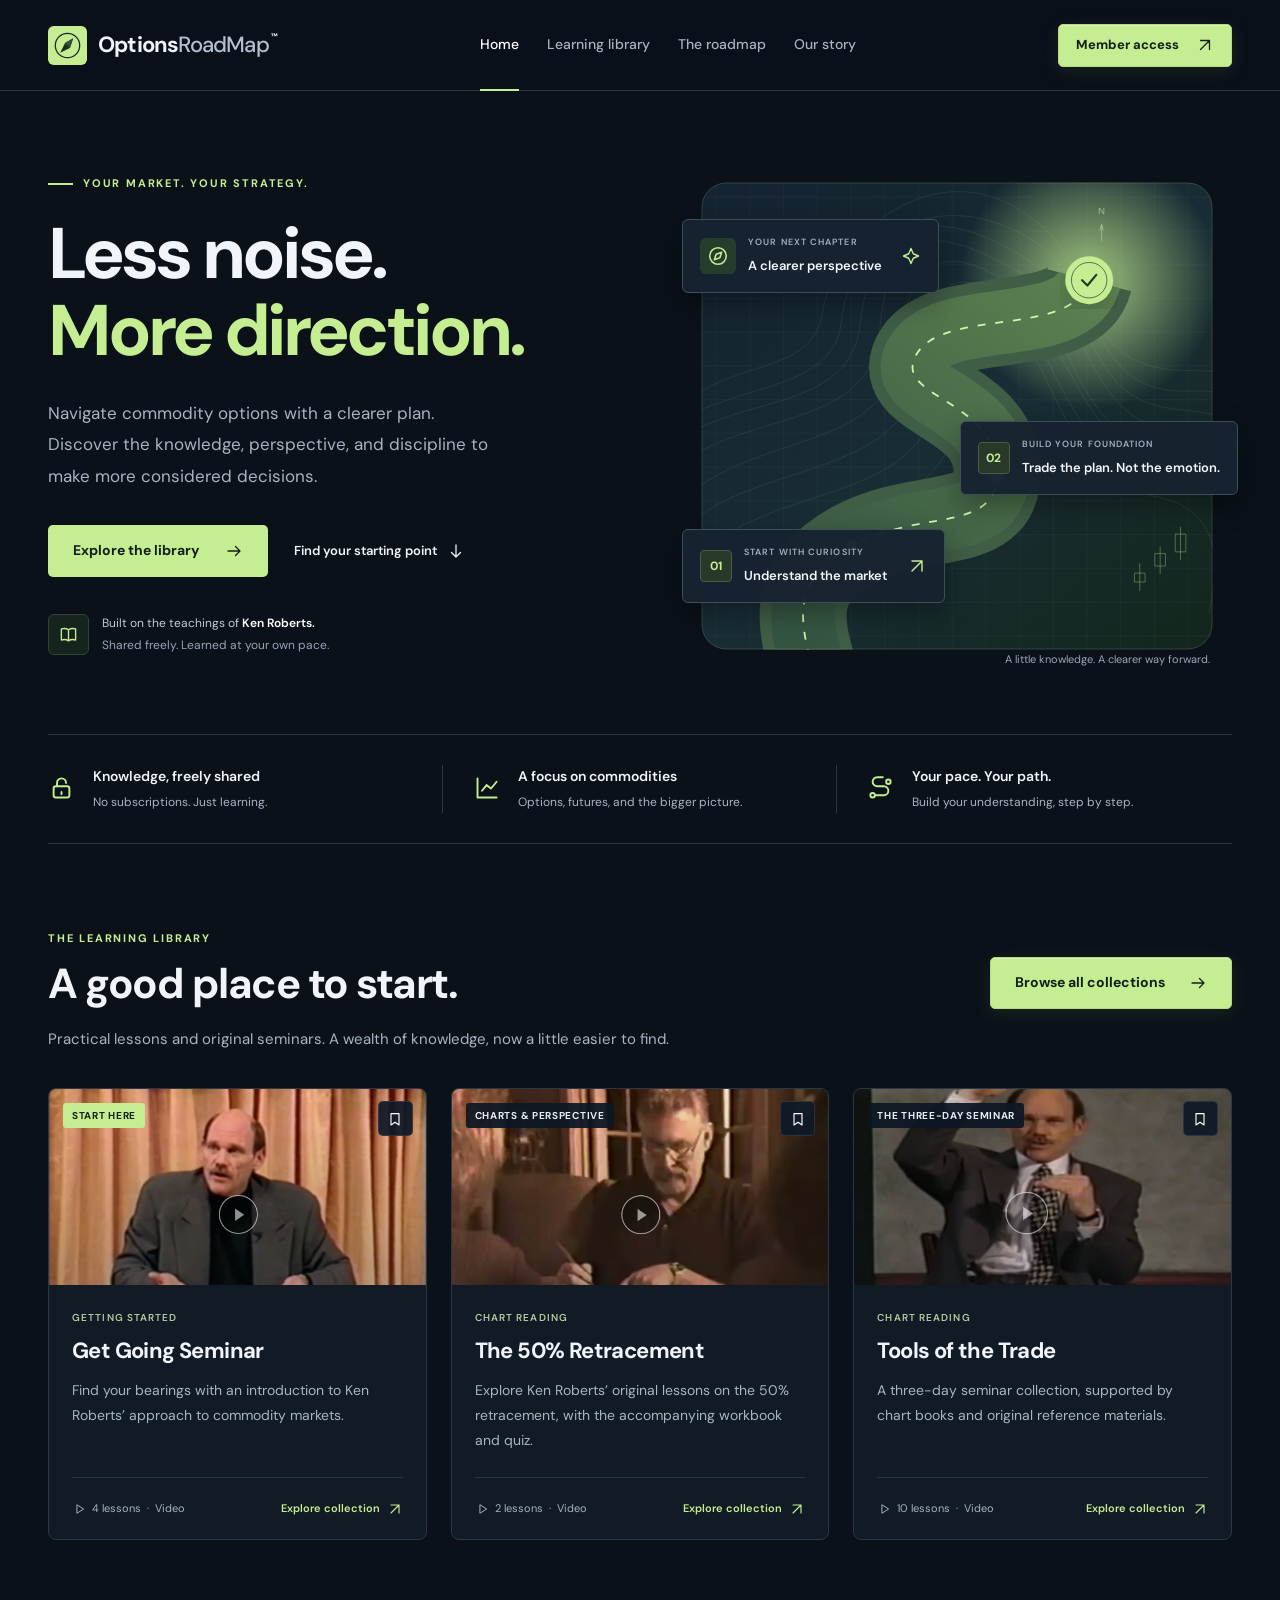
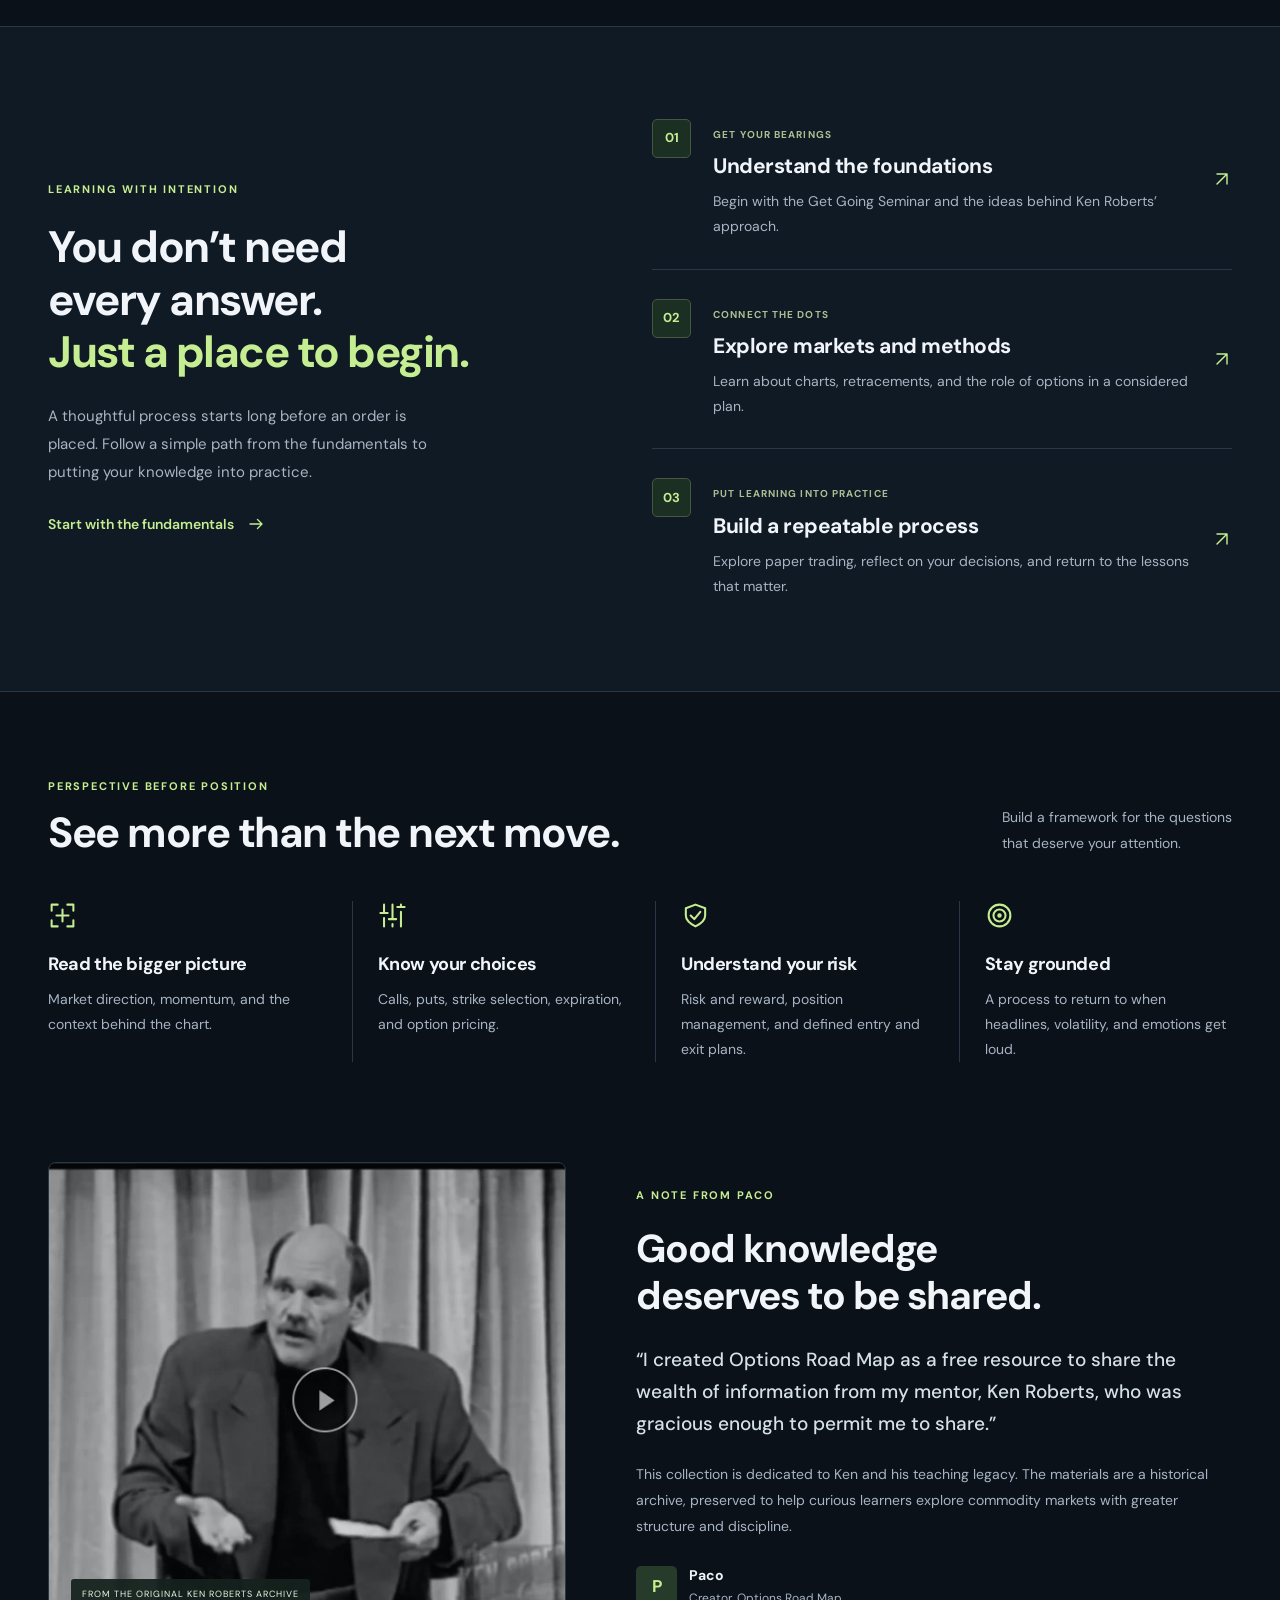
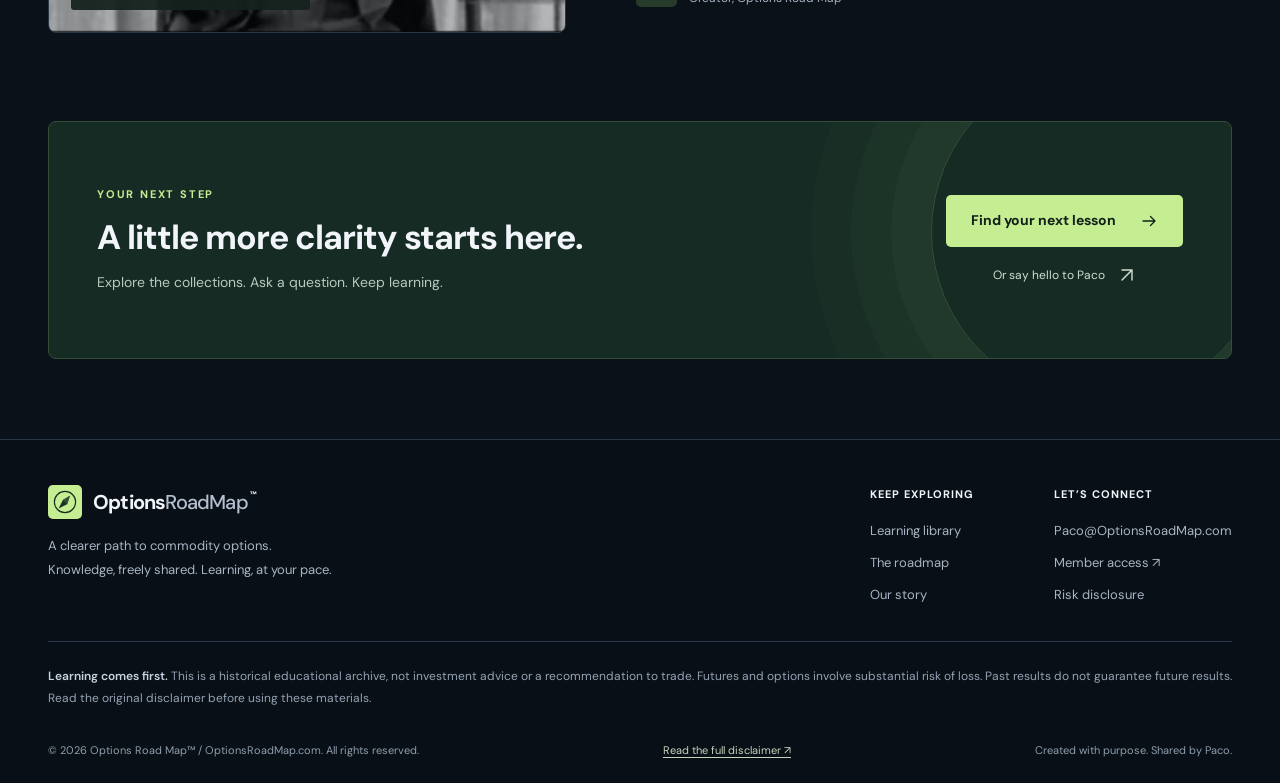
<file: index.html>
<!DOCTYPE html>
<html lang="en">
<head>
  <meta charset="UTF-8"><meta name="viewport" content="width=device-width, initial-scale=1">
  <meta name="description" content="Find a clearer path to commodity options. Explore a free educational archive of Ken Roberts courses, seminars, and resources at Options Road Map.">
  <meta name="theme-color" content="#0b1119"><title>Options Road Map — Less noise. More direction.</title>
  <link rel="icon" href="assets/compass.svg" type="image/svg+xml"><link rel="stylesheet" href="styles.css?v=d524d7306bec">
  <script src="courses.js?v=ac23a9f4722e" defer></script><script src="app.js?v=1377c738c012" defer></script>
</head>
<body data-page="home">
<a class="skip-link" href="#main">Skip to content</a>
<header class="site-header"><div class="container header-inner">
  <a class="brand" href="index.html" aria-label="Options Road Map home"><img src="assets/compass.svg" width="39" height="39" alt=""><span>Options<span class="brand-light">RoadMap</span><sup>™</sup></span></a>
  <button class="menu-toggle icon-button" aria-label="Open navigation" aria-expanded="false" aria-controls="main-nav" data-icon="menu"></button>
  <nav id="main-nav" class="main-nav" aria-label="Main navigation"><a href="index.html" aria-current="page">Home</a><a href="index.html#learning_library">Learning library</a><a href="#roadmap">The roadmap</a><a href="#about">Our story</a></nav>
  <button class="button button-attention member-button" data-access aria-haspopup="dialog" aria-controls="access-dialog"><span class="member-label-desktop">Member access</span><span class="member-label-mobile">Access</span><span data-icon="arrow-up-right"></span></button>
</div></header>
<main id="main">
  <section class="hero container">
    <div class="hero-copy"><div class="eyebrow"><span class="small-line"></span> YOUR MARKET. YOUR STRATEGY.</div>
      <h1>Less noise.<br><em>More direction.</em></h1>
      <p>Navigate commodity options with a clearer plan. Discover the knowledge, perspective, and discipline to make more considered decisions.</p>
      <div class="hero-actions"><a class="button button-primary" href="library.html">Explore the library <span data-icon="arrow-right"></span></a><a class="text-link" href="#roadmap">Find your starting point <span data-icon="arrow-down"></span></a></div>
      <div class="hero-note"><span class="mini-icon" data-icon="book-open"></span><span>Built on the teachings of <strong>Ken Roberts.</strong><br><span class="muted">Shared freely. Learned at your own pace.</span></span></div>
    </div>
    <div class="hero-art" aria-label="A winding roadmap: understand the market, build your plan, and gain a clearer perspective" role="img">
      <img class="roadmap-image" src="assets/roadmap.svg" alt="" width="620" height="570" fetchpriority="high">
      <div class="map-label map-label-top"><span class="map-icon" data-icon="compass"></span><div><small>YOUR NEXT CHAPTER</small><strong>A clearer perspective</strong></div><span class="map-sparkle" data-icon="sparkles"></span></div>
      <div class="map-label map-label-middle"><span class="milestone-number">02</span><div><small>BUILD YOUR FOUNDATION</small><strong>Trade the plan. Not the emotion.</strong></div></div>
      <div class="map-label map-label-bottom"><span class="milestone-number">01</span><div><small>START WITH CURIOSITY</small><strong>Understand the market</strong></div><span data-icon="arrow-up-right"></span></div>
      <span class="art-caption">A little knowledge. A clearer way forward.</span>
    </div>
  </section>
  <div class="benefit-strip container">
    <div><span data-icon="unlock"></span><p><strong>Knowledge, freely shared</strong><small>No subscriptions. Just learning.</small></p></div>
    <div><span data-icon="chart"></span><p><strong>A focus on commodities</strong><small>Options, futures, and the bigger picture.</small></p></div>
    <div><span data-icon="route"></span><p><strong>Your pace. Your path.</strong><small>Build your understanding, step by step.</small></p></div>
  </div>
  <section class="section container" id="learning_library">
    <div class="section-heading"><div><div class="eyebrow">THE LEARNING LIBRARY</div><h2>A good place to start.</h2></div><a class="button button-attention" href="library.html"><span>Browse all collections</span><span data-icon="arrow-right"></span></a></div>
    <p class="section-intro">Practical lessons and original seminars. A wealth of knowledge, now a little easier to find.</p>
    <div class="course-grid home-courses" id="featured-courses"></div>
  </section>
  <section class="roadmap-section" id="roadmap"><div class="container roadmap-layout">
    <div class="roadmap-intro"><div class="eyebrow">LEARNING WITH INTENTION</div><h2>You don’t need<br>every answer.<br><em>Just a place to begin.</em></h2><p>A thoughtful process starts long before an order is placed. Follow a simple path from the fundamentals to putting your knowledge into practice.</p><a class="text-link" href="library.html?category=Getting%20started">Start with the fundamentals <span data-icon="arrow-right"></span></a></div>
    <div class="learning-steps">
      <a class="learning-step" href="library.html?course=get-going"><span class="step-number">01</span><div><span class="step-label">GET YOUR BEARINGS</span><h3>Understand the foundations</h3><p>Begin with the Get Going Seminar and the ideas behind Ken Roberts’ approach.</p></div><span data-icon="arrow-up-right"></span></a>
      <a class="learning-step" href="library.html?course=retracement"><span class="step-number">02</span><div><span class="step-label">CONNECT THE DOTS</span><h3>Explore markets and methods</h3><p>Learn about charts, retracements, and the role of options in a considered plan.</p></div><span data-icon="arrow-up-right"></span></a>
      <a class="learning-step" href="library.html?course=paper-trading"><span class="step-number">03</span><div><span class="step-label">PUT LEARNING INTO PRACTICE</span><h3>Build a repeatable process</h3><p>Explore paper trading, reflect on your decisions, and return to the lessons that matter.</p></div><span data-icon="arrow-up-right"></span></a>
    </div>
  </div></section>
  <section class="section container principles-section"><div class="section-heading"><div><div class="eyebrow">PERSPECTIVE BEFORE POSITION</div><h2>See more than the next move.</h2></div><p>Build a framework for the questions<br>that deserve your attention.</p></div>
    <div class="principles-grid"><article><span data-icon="scan"></span><h3>Read the bigger picture</h3><p>Market direction, momentum, and the context behind the chart.</p></article><article><span data-icon="sliders"></span><h3>Know your choices</h3><p>Calls, puts, strike selection, expiration, and option pricing.</p></article><article><span data-icon="shield"></span><h3>Understand your risk</h3><p>Risk and reward, position management, and defined entry and exit plans.</p></article><article><span data-icon="target"></span><h3>Stay grounded</h3><p>A process to return to when headlines, volatility, and emotions get loud.</p></article></div>
  </section>
  <section class="story-section container" id="about"><button class="story-photo" data-course="get-going" aria-label="Explore the original Get Going Seminar"><img src="assets/get-going.webp" alt="Ken Roberts teaching in the original Get Going Seminar" loading="lazy"><span class="photo-caption">FROM THE ORIGINAL KEN ROBERTS ARCHIVE</span></button><div class="story-copy"><div class="eyebrow">A NOTE FROM PACO</div><h2>Good knowledge<br>deserves to be shared.</h2><p>“I created Options Road Map as a free resource to share the wealth of information from my mentor, Ken Roberts, who was gracious enough to permit me to share.”</p><p class="story-body">This collection is dedicated to Ken and his teaching legacy. The materials are a historical archive, preserved to help curious learners explore commodity markets with greater structure and discipline.</p><div class="author"><span class="avatar">P</span><div><strong>Paco</strong><small>Creator, Options Road Map</small></div></div></div></section>
  <section class="contact-banner container"><div><div class="eyebrow">YOUR NEXT STEP</div><h2>A little more clarity starts here.</h2><p>Explore the collections. Ask a question. Keep learning.</p></div><div><a class="button button-lime" href="library.html">Find your next lesson <span data-icon="arrow-right"></span></a><a class="banner-contact" href="mailto:Paco@OptionsRoadMap.com">Or say hello to Paco <span data-icon="arrow-up-right"></span></a></div><span class="banner-orbit" aria-hidden="true"></span></section>
</main>
<footer class="site-footer" data-footer></footer>
<div data-dialogs></div><div class="toast" role="status" aria-live="polite" id="toast"></div>
<noscript><p class="noscript-note">JavaScript enables collection previews and progress tracking. For access to the original lessons, contact <a href="mailto:Paco@OptionsRoadMap.com">Paco@OptionsRoadMap.com</a>.</p></noscript>
</body>
</html>
</file>
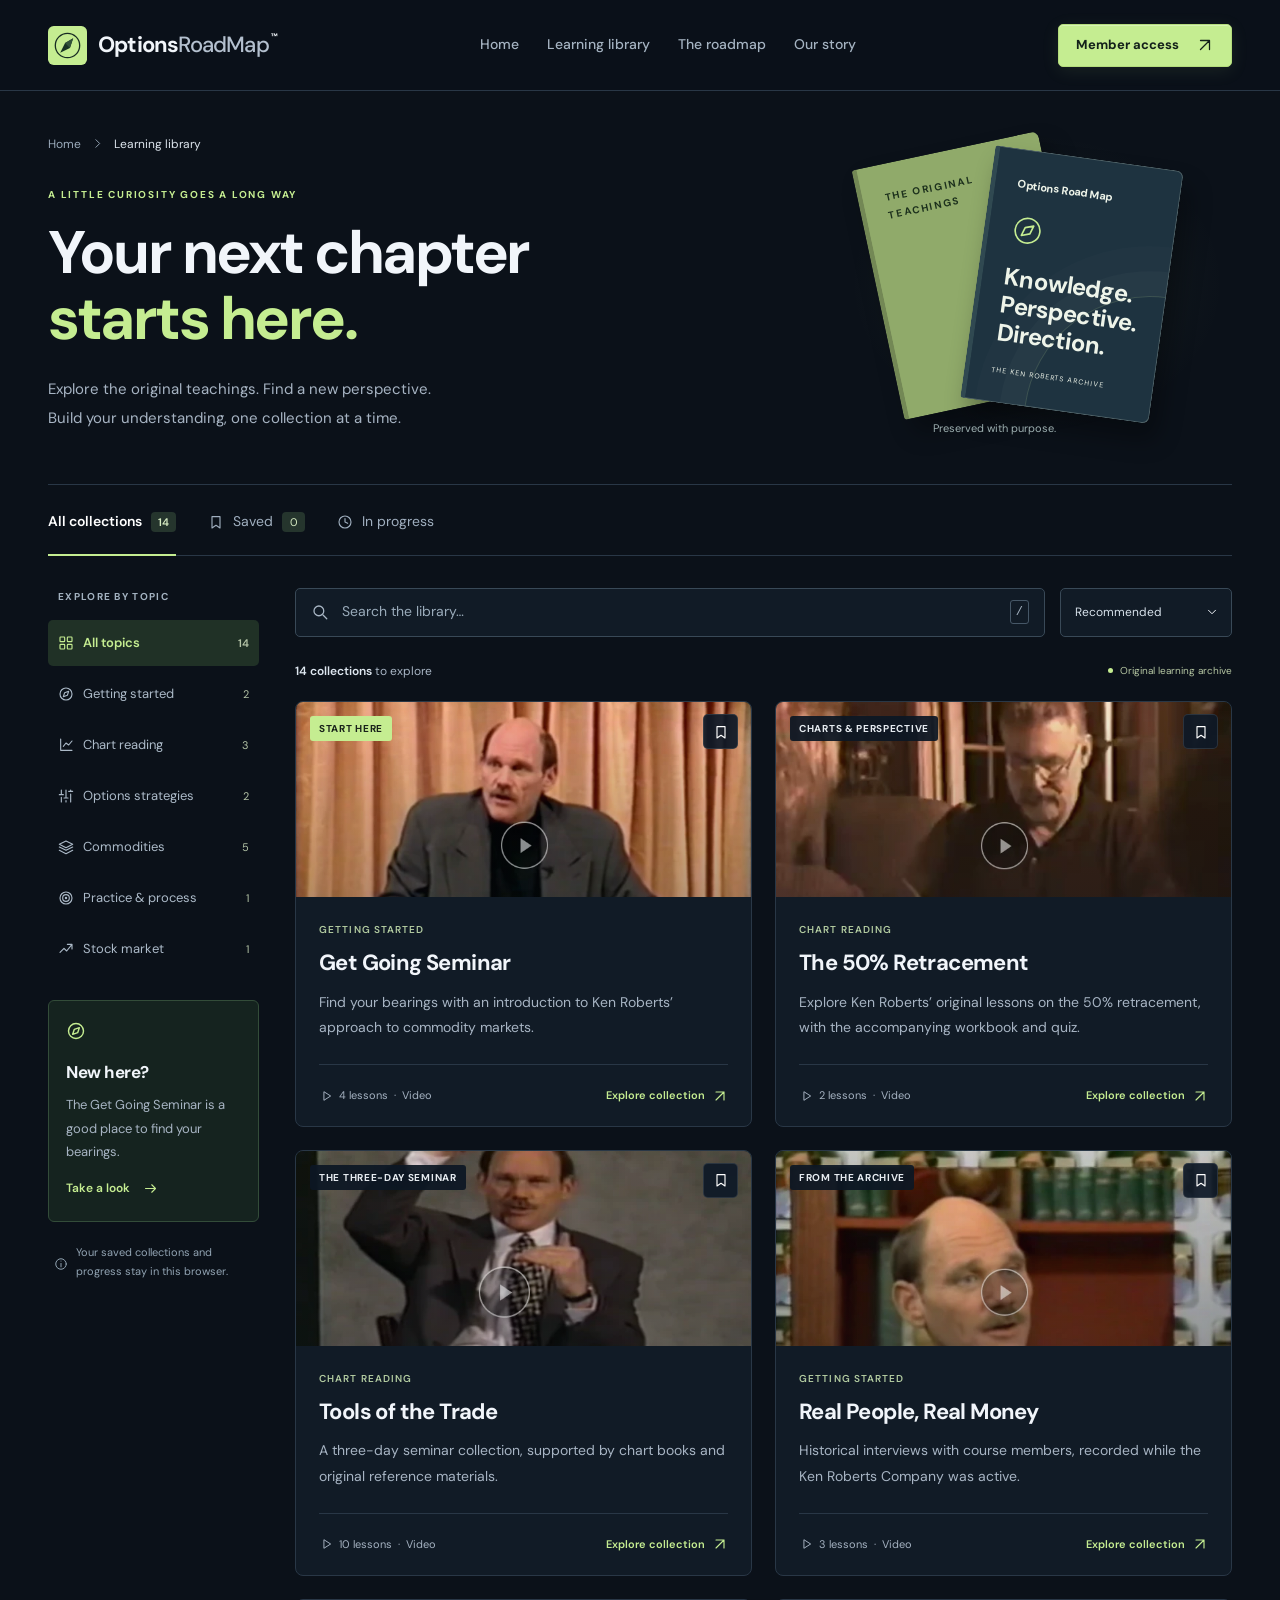
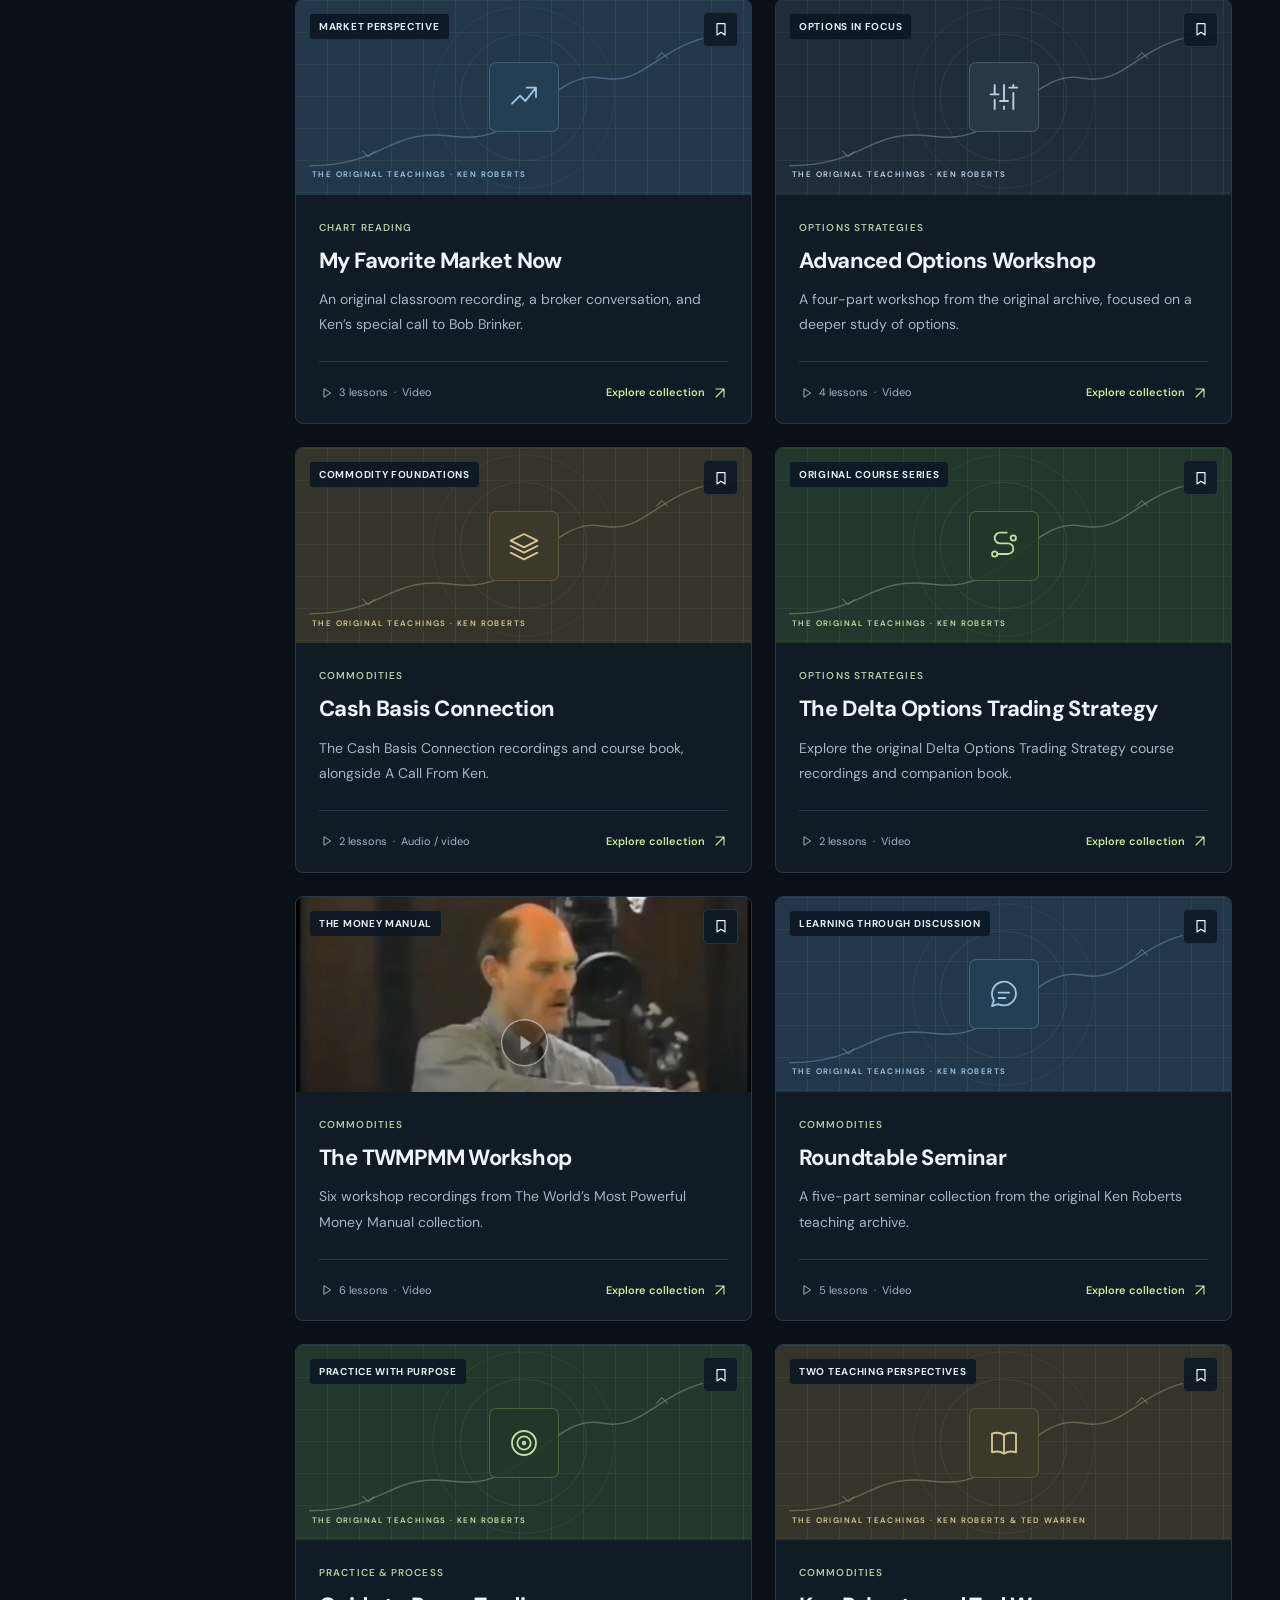
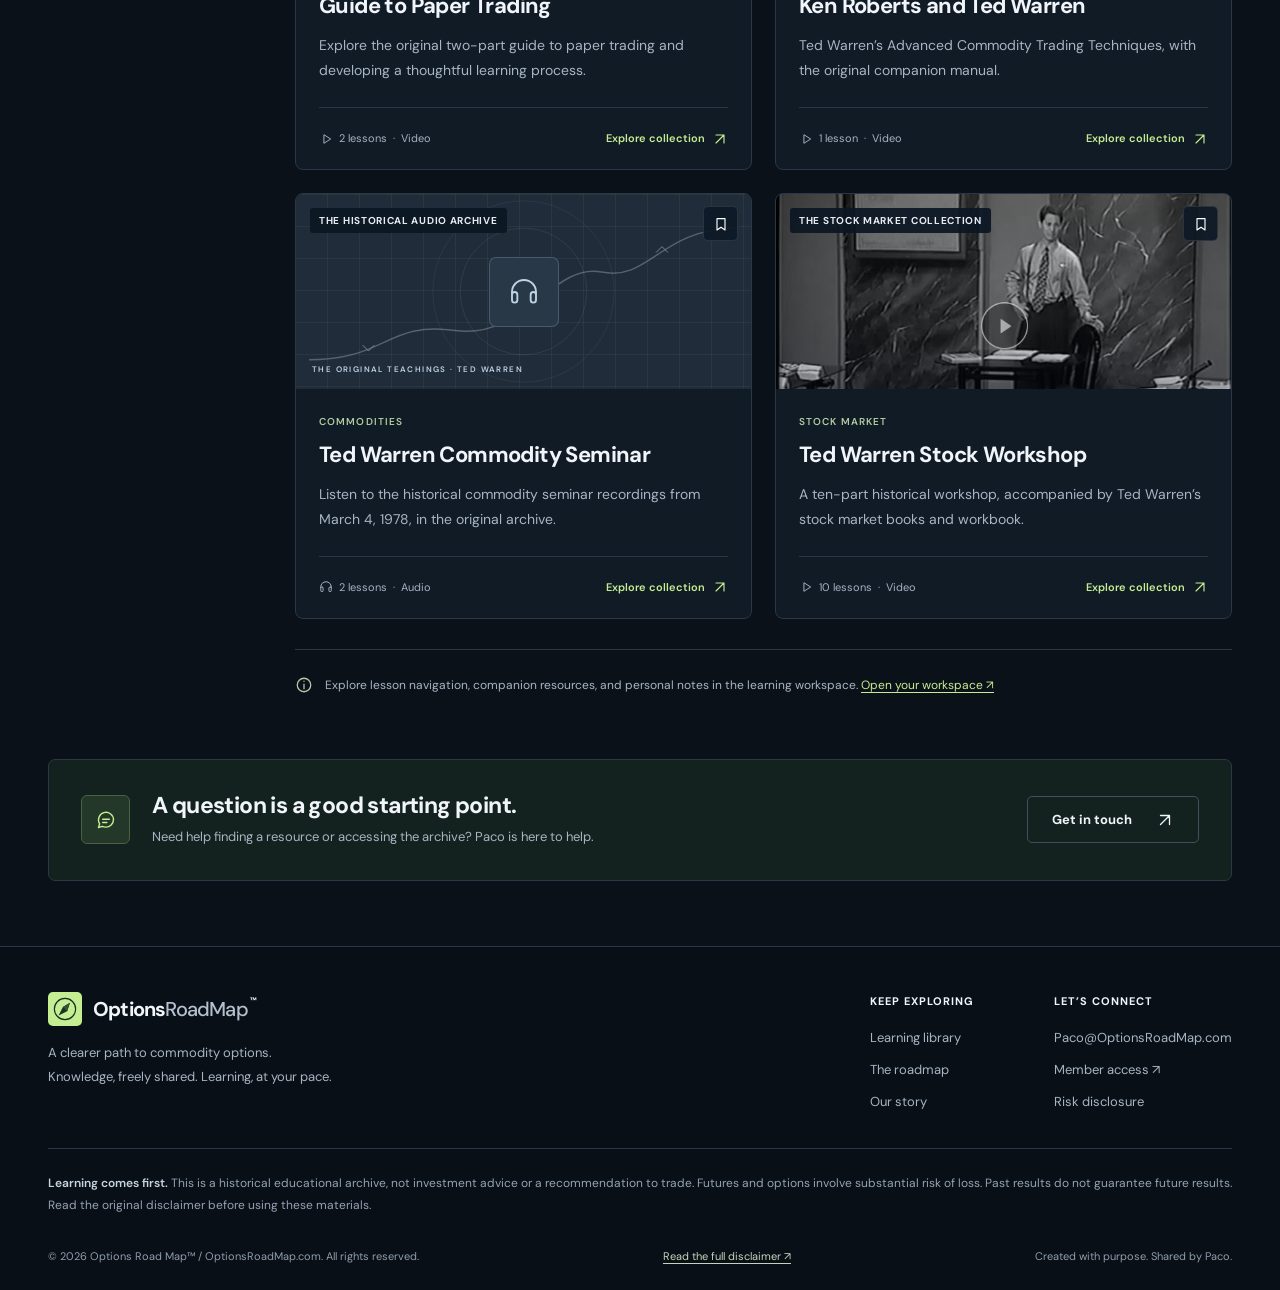
<file: library.html>
<!DOCTYPE html>
<html lang="en">
<head>
  <meta charset="UTF-8"><meta name="viewport" content="width=device-width, initial-scale=1">
  <meta name="description" content="Explore the Options Road Map learning archive. Find Ken Roberts seminars, commodity options courses, historical audio, and stock market workshops.">
  <meta name="theme-color" content="#0b1119"><title>Learning Library — Options Road Map</title>
  <link rel="icon" href="assets/compass.svg" type="image/svg+xml"><link rel="stylesheet" href="styles.css?v=d524d7306bec">
  <script src="courses.js?v=ac23a9f4722e" defer></script><script src="app.js?v=1377c738c012" defer></script>
</head>
<body data-page="library">
<a class="skip-link" href="#main">Skip to content</a>
<header class="site-header"><div class="container header-inner">
  <a class="brand" href="index.html" aria-label="Options Road Map home"><img src="assets/compass.svg" width="39" height="39" alt=""><span>Options<span class="brand-light">RoadMap</span><sup>™</sup></span></a>
  <button class="menu-toggle icon-button" aria-label="Open navigation" aria-expanded="false" aria-controls="main-nav" data-icon="menu"></button>
  <nav id="main-nav" class="main-nav" aria-label="Main navigation"><a href="index.html">Home</a><a href="index.html#learning_library">Learning library</a><a href="index.html#roadmap">The roadmap</a><a href="index.html#about">Our story</a></nav>
  <button class="button button-attention member-button" data-access aria-haspopup="dialog" aria-controls="access-dialog"><span class="member-label-desktop">Member access</span><span class="member-label-mobile">Access</span><span data-icon="arrow-up-right"></span></button>
</div></header>
<main id="main">
  <section class="library-hero container"><div><a class="breadcrumb" href="index.html">Home <span data-icon="chevron-right"></span> <span>Learning library</span></a><div class="eyebrow">A LITTLE CURIOSITY GOES A LONG WAY</div><h1>Your next chapter<br><em>starts here.</em></h1><p>Explore the original teachings. Find a new perspective.<br>Build your understanding, one collection at a time.</p></div><div class="library-hero-art" aria-hidden="true"><div class="archive-cover cover-back"><span>THE ORIGINAL<br>TEACHINGS</span></div><div class="archive-cover cover-front"><span class="book-brand">Options Road Map</span><span class="cover-compass" data-icon="compass"></span><strong>Knowledge.<br>Perspective.<br>Direction.</strong><small>THE KEN ROBERTS ARCHIVE</small></div><span class="archive-caption">Preserved with purpose.</span></div></section>
  <section class="library-section container" id="collections">
    <div class="library-tabs" aria-label="Collection view"><button class="library-tab active" data-view="all" aria-pressed="true">All collections <span id="all-count"></span></button><button class="library-tab" data-view="saved" aria-pressed="false"><span data-icon="bookmark"></span> Saved <span id="saved-count">0</span></button><button class="library-tab" data-view="progress" aria-pressed="false"><span data-icon="clock"></span> In progress</button></div>
    <div class="library-workspace"><aside class="library-sidebar"><div class="sidebar-heading">EXPLORE BY TOPIC</div><div class="category-list" id="category-filters"></div><div class="sidebar-note"><span data-icon="compass"></span><h3>New here?</h3><p>The Get Going Seminar is a good place to find your bearings.</p><button class="text-link" data-course="get-going">Take a look <span data-icon="arrow-right"></span></button></div><div class="local-note"><span data-icon="info"></span><span>Your saved collections and progress stay in this browser.</span></div></aside>
      <div class="library-results"><div class="library-toolbar"><label class="search-field"><span data-icon="search"></span><input type="search" id="course-search" placeholder="Search the library…" aria-label="Search collections"><span class="search-key" aria-hidden="true">/</span></label><label class="sort-field"><span class="sr-only">Sort collections</span><select id="course-sort"><option value="recommended">Recommended</option><option value="az">Title: A–Z</option><option value="lessons">Most lessons</option></select><span data-icon="chevron-down"></span></label></div>
        <div class="results-line"><p id="results-count" aria-live="polite"></p><span class="archive-badge"><i class="status-dot"></i> Original learning archive</span></div>
        <div class="course-grid library-grid" id="library-courses"></div>
        <div class="empty-state" id="empty-state" hidden><span data-icon="search"></span><h2>No collections found.</h2><p>Try another keyword or explore a different topic.</p><button class="button button-outline" id="reset-filters">Show all collections <span data-icon="arrow-right"></span></button></div>
        <div class="archive-note"><span data-icon="info"></span><p>Explore lesson navigation, companion resources, and personal notes in the learning workspace. <a class="inline-link" href="private.html">Open your workspace <span aria-hidden="true">↗</span></a></p></div>
      </div>
    </div>
  </section>
  <section class="library-help container"><span class="help-icon" data-icon="message-circle"></span><div><h2>A question is a good starting point.</h2><p>Need help finding a resource or accessing the archive? Paco is here to help.</p></div><a class="button button-outline" href="mailto:Paco@OptionsRoadMap.com">Get in touch <span data-icon="arrow-up-right"></span></a></section>
</main>
<footer class="site-footer" data-footer></footer><div data-dialogs></div><div class="toast" role="status" aria-live="polite" id="toast"></div>
<noscript><p class="noscript-note">Enable JavaScript to search the library and browse collection details. Contact <a href="mailto:Paco@OptionsRoadMap.com">Paco@OptionsRoadMap.com</a> for access to the original archive.</p></noscript>
</body>
</html>
</file>
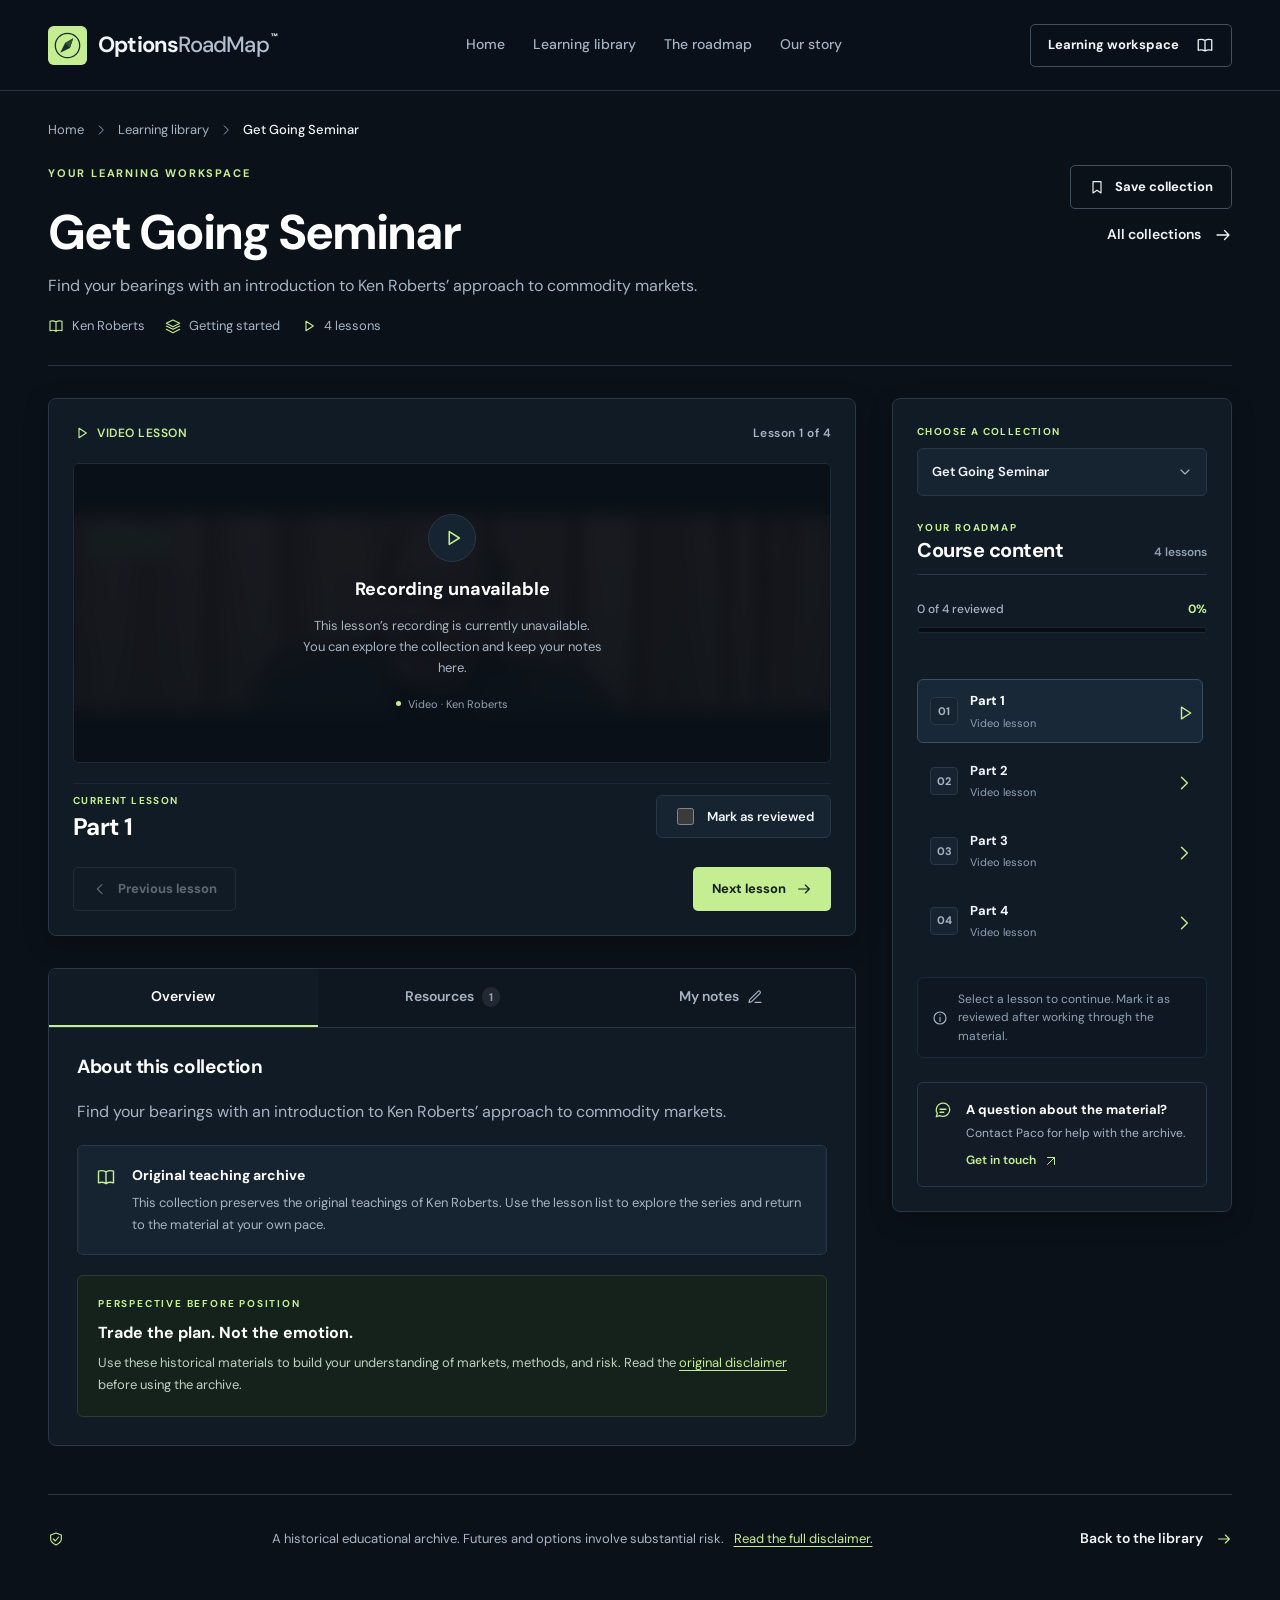
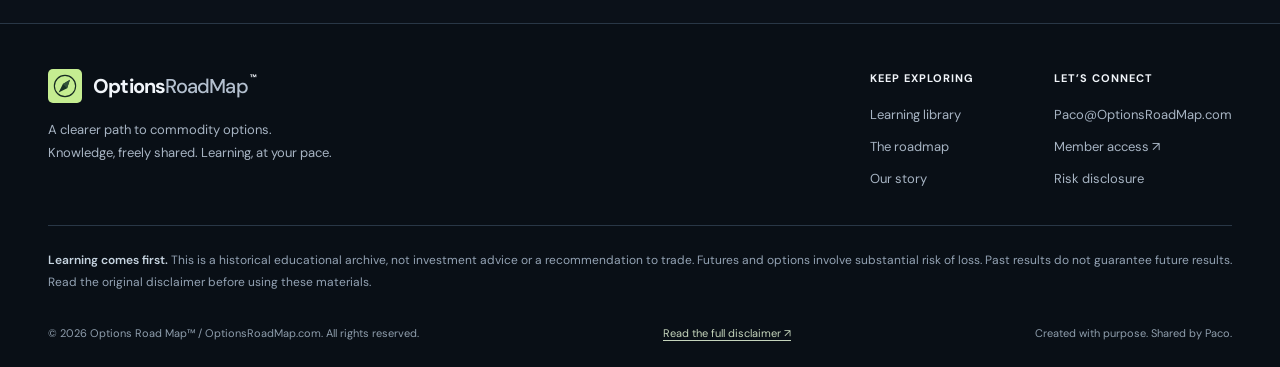
<file: private.html>
<!DOCTYPE html>
<html lang="en">
<head>
  <meta charset="UTF-8"><meta name="viewport" content="width=device-width, initial-scale=1">
  <meta name="description" content="Your Options Road Map learning workspace. Explore the Ken Roberts and Ted Warren collections, follow lessons, keep notes, and track your progress.">
  <meta name="theme-color" content="#0b1119"><title>Learning Workspace — Options Road Map</title>
  <link rel="icon" href="assets/compass.svg" type="image/svg+xml"><link rel="stylesheet" href="styles.css?v=d524d7306bec">
  <script src="courses.js?v=ac23a9f4722e" defer></script><script src="app.js?v=1377c738c012" defer></script><script src="workspace.js?v=9b5439a03d0c" defer></script>
</head>
<body data-page="workspace">
<a class="skip-link" href="#main">Skip to content</a>
<header class="site-header"><div class="container header-inner">
  <a class="brand" href="index.html" aria-label="Options Road Map home"><img src="assets/compass.svg" width="39" height="39" alt=""><span>Options<span class="brand-light">RoadMap</span><sup>™</sup></span></a>
  <button class="menu-toggle icon-button" aria-label="Open navigation" aria-expanded="false" aria-controls="main-nav" data-icon="menu"></button>
  <nav id="main-nav" class="main-nav" aria-label="Main navigation"><a href="index.html">Home</a><a href="index.html#learning_library">Learning library</a><a href="index.html#roadmap">The roadmap</a><a href="index.html#about">Our story</a></nav>
  <a class="button button-outline member-button workspace-header-link" href="private.html" aria-current="page" aria-label="Learning workspace"><span class="member-label-desktop">Learning workspace</span><span class="member-label-mobile">Workspace</span><span data-icon="book-open"></span></a>
</div></header>
<main id="main" class="workspace-main container">
  <nav class="breadcrumb workspace-breadcrumb" aria-label="Breadcrumb"><a href="index.html">Home</a><span data-icon="chevron-right"></span><a href="library.html">Learning library</a><span data-icon="chevron-right"></span><span id="workspace-breadcrumb-title">Learning workspace</span></nav>
  <section class="workspace-heading"><div><div class="eyebrow">YOUR LEARNING WORKSPACE</div><h1 id="workspace-title">Get Going Seminar</h1><p id="workspace-description"></p><div class="workspace-course-meta" id="workspace-course-meta"></div></div><div class="workspace-heading-actions"><button class="button button-outline" id="workspace-save"></button><a class="text-link" href="library.html">All collections <span data-icon="arrow-right"></span></a></div></section>
  <div class="workspace-learning">
    <div class="workspace-content">
      <section class="workspace-video-panel" aria-label="Current lesson"><div class="workspace-player-top"><span id="workspace-media-label"></span><span id="workspace-lesson-count"></span></div><div class="workspace-player" id="workspace-player"></div><div class="workspace-lesson-title"><div><span class="workspace-label">CURRENT LESSON</span><h2 id="workspace-lesson-title"></h2></div><label class="workspace-review"><input type="checkbox" id="workspace-reviewed"><span>Mark as reviewed</span></label></div><div class="workspace-lesson-nav"><button class="button button-outline" id="workspace-previous"><span data-icon="chevron-left"></span> Previous lesson</button><a class="workspace-jump text-link" href="#workspace-curriculum">View lessons <span data-icon="arrow-down"></span></a><button class="button button-primary" id="workspace-next">Next lesson <span data-icon="arrow-right"></span></button></div></section>
      <section class="workspace-detail-panel"><div class="workspace-tabs" role="tablist" aria-label="Lesson information"><button id="tab-overview" role="tab" aria-selected="true" aria-controls="panel-overview" tabindex="0" data-workspace-tab="overview">Overview</button><button id="tab-resources" role="tab" aria-selected="false" aria-controls="panel-resources" tabindex="-1" data-workspace-tab="resources">Resources <span id="workspace-resource-count"></span></button><button id="tab-notes" role="tab" aria-selected="false" aria-controls="panel-notes" tabindex="-1" data-workspace-tab="notes">My notes <span data-icon="edit"></span></button></div>
        <div class="workspace-tab-panel" id="panel-overview" role="tabpanel" aria-labelledby="tab-overview" tabindex="0"><h3>About this collection</h3><p id="workspace-overview"></p><div class="workspace-archive-context"><span data-icon="book-open"></span><div><strong>Original teaching archive</strong><p id="workspace-archive-note"></p></div></div><div class="workspace-principle"><span class="eyebrow">PERSPECTIVE BEFORE POSITION</span><strong>Trade the plan. Not the emotion.</strong><p>Use these historical materials to build your understanding of markets, methods, and risk. Read the <button class="inline-link" data-risk>original disclaimer</button> before using the archive.</p></div></div>
        <div class="workspace-tab-panel" id="panel-resources" role="tabpanel" aria-labelledby="tab-resources" tabindex="0" hidden><h3>Companion resources</h3><p class="workspace-panel-intro">Reference materials from this collection, organized in one place.</p><div id="workspace-resources"></div><p class="workspace-resource-note" id="workspace-resource-note"></p></div>
        <div class="workspace-tab-panel" id="panel-notes" role="tabpanel" aria-labelledby="tab-notes" tabindex="0" hidden><div class="workspace-notes-heading"><div><h3>Your lesson notes</h3><p id="workspace-note-lesson"></p></div><span class="workspace-note-status" id="workspace-note-status" role="status">Saved in this browser</span></div><label class="sr-only" for="workspace-notes">Notes for this lesson</label><textarea id="workspace-notes" maxlength="5000" placeholder="Capture an idea, a question, or something you want to revisit…"></textarea><div class="workspace-notes-footer"><span><span id="workspace-note-length">0</span> / 5,000 characters</span><button class="button button-outline" id="workspace-save-notes">Save notes <span data-icon="check"></span></button></div><p class="workspace-notes-privacy"><span data-icon="info"></span> Notes and progress stay in this browser. They are not shared or synced across devices.</p></div>
      </section>
    </div>
    <aside class="workspace-sidebar" id="workspace-curriculum" aria-label="Course content"><div class="workspace-selector"><label for="workspace-course-select">CHOOSE A COLLECTION</label><div><select id="workspace-course-select"></select><span data-icon="chevron-down"></span></div></div><div class="workspace-curriculum-heading"><div><span class="eyebrow">YOUR ROADMAP</span><h2>Course content</h2></div><span id="workspace-sidebar-count"></span></div><div class="workspace-progress"><div><span id="workspace-progress-label"></span><strong id="workspace-progress-percent"></strong></div><div class="lesson-progress-bar"><span id="workspace-progress-fill"></span></div></div><div class="workspace-curriculum-list" id="workspace-curriculum-list"></div><div class="workspace-sidebar-note"><span data-icon="info"></span><p>Select a lesson to continue. Mark it as reviewed after working through the material.</p></div><div class="workspace-support"><span data-icon="message-circle"></span><div><strong>A question about the material?</strong><p>Contact Paco for help with the archive.</p><a class="text-link" href="mailto:Paco@OptionsRoadMap.com">Get in touch <span data-icon="arrow-up-right"></span></a></div></div></aside>
  </div>
  <div class="workspace-bottom-note"><span data-icon="shield"></span><p>A historical educational archive. Futures and options involve substantial risk. <button class="inline-link" data-risk>Read the full disclaimer.</button></p><a class="text-link" href="library.html">Back to the library <span data-icon="arrow-right"></span></a></div>
</main>
<footer class="site-footer" data-footer></footer><div data-dialogs></div><div class="toast" role="status" aria-live="polite" id="toast"></div>
<noscript><p class="noscript-note">Enable JavaScript to browse collections in the learning workspace. You can contact <a href="mailto:Paco@OptionsRoadMap.com">Paco@OptionsRoadMap.com</a> about the archive.</p></noscript>
</body>
</html>
</file>
<file: styles.css>
@import url('fonts.css');

/* Options Road Map — professional dark theme. All assets are served locally. */
:root {
  color-scheme: dark;
  --paper: #0b1119;
  --surface: #111b26;
  --surface-raised: #162331;
  --ink: #f1f5fa;
  --muted: #a7b4c3;
  --subtle: #90a0b2;
  --green: #c5ed91;
  --lime: #c5ed91;
  --line: #293746;
  --sage: #17251f;
  --sans: 'DM Sans', 'Segoe UI', sans-serif;
}
* { box-sizing: border-box; }
html { scroll-behavior: smooth; scroll-padding-top: 105px; }
body { margin: 0; background: var(--paper); color: var(--ink); font: 16px/1.7 var(--sans); -webkit-font-smoothing: antialiased; }
body:has(dialog[open]) { overflow: hidden; }
button, input, select, textarea { font: inherit; }
button, a, input, select { -webkit-tap-highlight-color: transparent; }
button { color: inherit; cursor: pointer; }
a { color: inherit; text-decoration: none; }
img { max-width: 100%; display: block; }
h1, h2, h3, p { margin: 0; }
h1, h2, h3 { font-weight: 700; line-height: 1.15; letter-spacing: -1.5px; }
h2 { font-size: 42px; }
h3 { font-size: 22px; letter-spacing: -.5px; }
em { font-family: var(--sans); font-style: normal; font-weight: 700; }
p { color: var(--muted); }
svg.icon { width: 20px; height: 20px; display: block; flex-shrink: 0; stroke: currentColor; stroke-width: 1.7; fill: none; stroke-linecap: round; stroke-linejoin: round; }
[data-icon] { display: inline-flex; align-items: center; justify-content: center; flex-shrink: 0; }
button:focus-visible, a:focus-visible, input:focus-visible, select:focus-visible { outline: 3px solid var(--lime); outline-offset: 5px; }
::selection { background: var(--lime); color: #102017; }
[hidden] { display: none !important; }
.container { width: min(1240px, calc(100% - 96px)); margin-inline: auto; }
.sr-only { position: absolute; width: 1px; height: 1px; padding: 0; margin: -1px; overflow: hidden; clip: rect(0,0,0,0); white-space: nowrap; border: 0; }
.skip-link { position: fixed; z-index: 200; top: 8px; left: 16px; transform: translateY(-150%); background: var(--lime); color: #102017; padding: 12px 20px; border-radius: 5px; }
.skip-link:focus { transform: translateY(0); }
.announcement { border-bottom: 1px solid #ffffff08; background: #101a23; color: #aebcc9; font-size: 12px; }
.announcement .container { display: flex; align-items: center; justify-content: space-between; min-height: 37px; }
.announcement .container > span { display: flex; align-items: center; gap: 9px; }
.announcement a { display: flex; align-items: center; gap: 15px; }
.status-dot { width: 5px; height: 5px; background: var(--lime); border-radius: 50%; display: inline-block; flex-shrink: 0; }
.site-header { background: #0b1119f5; position: sticky; top: 0; z-index: 20; border-bottom: 1px solid var(--line); backdrop-filter: blur(16px); }
.header-inner { display: flex; align-items: center; justify-content: space-between; gap: 25px; height: 90px; }
.brand { display: flex; align-items: center; gap: 11px; font-size: 22px; font-weight: 700; letter-spacing: -.8px; white-space: nowrap; }
.brand-light { font-weight: 500; color: #b4c0cf; }
.brand sup { font-size: 8px; vertical-align: super; position: relative; top: -5px; letter-spacing: 0; margin-left: 2px; }
.main-nav { display: flex; align-items: center; gap: 28px; font-size: 14px; font-weight: 500; }
.main-nav a { padding: 33px 0; position: relative; color: #a5b3c2; transition: color .2s; }
.main-nav a:hover, .main-nav a[aria-current] { color: #fff; }
.main-nav a[aria-current]::after { content: ''; position: absolute; bottom: -1px; height: 2px; left: 0; right: 0; background: var(--lime); }
.button { display: inline-flex; justify-content: center; align-items: center; gap: 24px; min-height: 52px; padding: 13px 24px; border-radius: 5px; border: 1px solid transparent; font-size: 14px; font-weight: 700; line-height: 1.4; transition: background .2s, transform .2s, border-color .2s; white-space: nowrap; }
.button:hover { transform: translateY(-2px); }
.button svg { width: 18px; height: 18px; }
.button-primary, .button-lime { background: var(--lime); color: #13201a; }
.button-primary:hover, .button-lime:hover { background: #d5f7af; }
.button-outline { border-color: #41505e; background: transparent; color: var(--ink); }
.button-outline:hover { background: #1e2c37; border-color: #718475; }
.member-button { font-size: 13px; gap: 17px; min-height: 43px; padding: 10px 17px; }
.member-label-mobile { display: none; }
.button-attention { position: relative; isolation: isolate; overflow: hidden; flex-shrink: 0; background: var(--lime); color: #13201a; border-color: #b4dc7c; box-shadow: 0 4px 18px #b4dc7c18, inset 0 1px 0 #ffffff50; }
.button-attention:hover { background: #d5f7af; border-color: #d5f7af; box-shadow: 0 6px 24px #b4dc7c30, inset 0 1px 0 #ffffff70; }
.button-attention > * { position: relative; z-index: 1; }
.button-attention::before { content: ''; position: absolute; z-index: 0; pointer-events: none; top: -20%; left: 0; width: 38%; height: 140%; background: linear-gradient(90deg, transparent, #ffffff80, transparent); transform: translateX(-200%) skewX(-24deg); animation: button-glare 4.8s ease-in-out infinite; }
.member-button.button-attention::before { animation-delay: .7s; }
@keyframes button-glare {
  0% { transform: translateX(-200%) skewX(-24deg); }
  28%, 100% { transform: translateX(380%) skewX(-24deg); }
}
.icon-button { display: inline-flex; align-items: center; justify-content: center; background: none; border: 1px solid var(--line); border-radius: 5px; width: 40px; height: 40px; }
.menu-toggle { display: none; }
.text-link { display: inline-flex; align-items: center; gap: 13px; font-size: 14px; font-weight: 600; border: 0; background: none; padding: 0; color: var(--ink); }
.text-link:hover { color: var(--lime); }
.text-link svg { width: 18px; height: 18px; transition: transform .2s; }
.text-link:hover svg { transform: translateX(3px); }
.eyebrow { font-size: 11px; letter-spacing: 1.8px; font-weight: 700; color: var(--lime); display: flex; align-items: center; gap: 10px; margin-bottom: 23px; line-height: 1.5; }
.small-line { width: 25px; height: 2px; background: var(--lime); }
.hero { display: grid; grid-template-columns: 1.08fr 1fr; align-items: center; gap: 40px; padding-block: 72px 65px; }
.hero h1 { font-size: clamp(56px, 5.6vw, 82px); font-weight: 700; letter-spacing: -4px; line-height: 1.08; }
.hero h1 em { color: var(--lime); }
.hero-copy > p { font-size: 17px; line-height: 1.85; max-width: 460px; margin-top: 28px; }
.hero-actions { display: flex; align-items: center; gap: 26px; margin-top: 33px; flex-wrap: wrap; }
.hero-actions .button { padding-inline: 24px; gap: 26px; }
.hero-actions .text-link { font-size: 13px; gap: 10px; }
.hero-note { display: flex; align-items: center; gap: 13px; font-size: 12px; line-height: 1.85; margin-top: 35px; color: #bfccd7; }
.mini-icon { width: 41px; height: 41px; border: 1px solid #344236; border-radius: 6px; background: #15251e; color: var(--lime); }
.mini-icon svg { width: 19px; height: 19px; }
.hero-note strong { font-weight: 600; color: #fff; }
.muted { color: #94a4b5; }
.hero-art { position: relative; width: 100%; isolation: isolate; }
.roadmap-image { width: 100%; height: auto; }
.map-label { background: #172330f7; box-shadow: 0 10px 28px #0005; border: 1px solid #3c4e59; border-radius: 6px; padding: 15px 17px; position: absolute; display: flex; align-items: center; gap: 12px; white-space: nowrap; }
.map-label small { font-size: 9px; letter-spacing: 1.1px; color: #a1b0bf; display: block; font-weight: 600; margin-bottom: 5px; }
.map-label strong { font-size: 13px; font-weight: 600; display: block; }
.map-label-top { top: 11%; left: 0; }
.map-icon { width: 36px; height: 36px; border-radius: 6px; color: var(--lime); background: #263c2c; }
.map-icon svg { width: 22px; height: 22px; }
.map-sparkle { color: var(--lime); margin-left: 7px; }
.map-label-middle { top: 51%; right: -1%; }
.milestone-number { width: 32px; height: 32px; border-radius: 4px; border: 1px solid #4b5d40; font-size: 12px; font-weight: 700; background: #273928; color: var(--lime); display: flex; align-items: center; justify-content: center; }
.map-label-bottom { bottom: 13%; left: 0; }
.map-label-bottom > span:last-child { margin-left: 8px; color: var(--lime); }
.art-caption { position: absolute; bottom: 0; right: 22px; font-size: 11px; color: #97a7b5; }
.benefit-strip { border-top: 1px solid var(--line); border-bottom: 1px solid var(--line); display: grid; grid-template-columns: repeat(3, 1fr); padding-block: 30px; }
.benefit-strip > div { display: flex; align-items: center; gap: 18px; padding-inline: 30px; border-right: 1px solid var(--line); }
.benefit-strip > div:first-child { padding-left: 0; }
.benefit-strip > div:last-child { border: 0; padding-right: 0; }
.benefit-strip svg { width: 27px; height: 27px; color: var(--lime); }
.benefit-strip strong { font-size: 14px; font-weight: 600; display: block; color: var(--ink); }
.benefit-strip small { font-size: 12px; display: block; margin-top: 4px; color: var(--muted); }
.section { padding-block: 86px; }
.section-heading { display: flex; align-items: flex-end; justify-content: space-between; gap: 30px; }
.section-heading .eyebrow { margin-bottom: 14px; }
.section-heading .text-link { margin-bottom: 7px; }
.section-intro { font-size: 15px; margin-top: 18px; }
.course-grid { display: grid; grid-template-columns: repeat(3, minmax(0, 1fr)); gap: 24px; }
.home-courses { margin-top: 36px; }
.course-card { background: var(--surface); border: 1px solid var(--line); border-radius: 8px; overflow: hidden; display: flex; flex-direction: column; position: relative; transition: transform .2s, border-color .2s; min-width: 0; }
.course-card:hover { transform: translateY(-4px); border-color: #617556; }
.course-cover { position: relative; width: 100%; height: 196px; overflow: hidden; background: #1b302b; border: 0; display: block; padding: 0; text-align: left; }
.course-cover img { width: 100%; height: 100%; object-fit: cover; object-position: center 20%; transition: transform .4s; }
.course-card:hover .course-cover img { transform: scale(1.04); }
.course-cover.photo-cover::after { content: ''; position: absolute; inset: 0; background: linear-gradient(180deg, #09111a0a, #09111a4d); }
.cover-tag { position: absolute; top: 14px; left: 14px; z-index: 1; background: #0c1724ed; color: #e6ebf0; padding: 5px 9px; border-radius: 3px; font-size: 10px; font-weight: 700; letter-spacing: .7px; line-height: 1.5; }
.cover-tag.start { background: var(--lime); color: #19221a; }
.bookmark-button { position: absolute; right: 13px; top: 12px; border: 1px solid #5f6a7055; background: #0e1927ed; color: #fff; width: 35px; height: 35px; z-index: 3; border-radius: 5px; display: flex; align-items: center; justify-content: center; transition: background .2s; }
.bookmark-button svg { width: 16px; height: 16px; }
.bookmark-button:hover, .bookmark-button[aria-pressed="true"] { background: var(--lime); color: #192719; border-color: var(--lime); }
.bookmark-button[aria-pressed="true"] svg { fill: #263b23; stroke: #263b23; }
.course-body { padding: 24px 23px 0; flex: 1; display: flex; flex-direction: column; }
.course-category { font-size: 10px; letter-spacing: 1.1px; font-weight: 600; text-transform: uppercase; color: #b2cba0; margin-bottom: 11px; display: flex; justify-content: space-between; align-items: center; gap: 8px; }
.course-title { background: transparent; border: 0; padding: 0; text-align: left; font-size: 22px; font-weight: 700; line-height: 1.3; letter-spacing: -.6px; }
.course-title:hover { color: var(--lime); }
.course-description { font-size: 14px; line-height: 1.8; margin-top: 12px; margin-bottom: 24px; flex: 1; }
.course-bottom { display: flex; align-items: center; justify-content: space-between; gap: 10px; border-top: 1px solid var(--line); padding-block: 17px; font-size: 11px; color: #a4b1c0; }
.course-meta { display: flex; align-items: center; gap: 6px; flex-wrap: wrap; }
.course-meta svg { width: 14px; height: 14px; }
.course-open { border: 0; background: none; display: flex; align-items: center; gap: 7px; padding: 4px 0; color: var(--lime); font-weight: 600; font-size: 11px; text-align: right; }
.course-open svg { width: 16px; height: 16px; }
.course-progress { height: 3px; background: #29382b; margin: 0 -23px; }
.course-progress span { display: block; height: 100%; background: var(--lime); }
.course-complete { font-size: 10px; color: var(--lime); letter-spacing: 0; text-transform: none; white-space: nowrap; }
.designed-cover { background: #23382c; color: #c3daab; position: relative; display: flex; align-items: center; justify-content: center; }
.designed-cover::before { content: ''; position: absolute; inset: 0; background: linear-gradient(0deg, transparent 96%, #bcdfa710 96%), linear-gradient(90deg, transparent 96%, #bcdfa710 96%); background-size: 32px 32px; }
.cover-drawing { position: absolute; inset: 0; width: 100%; height: 100%; opacity: .55; }
.designed-cover .cover-center-icon { position: relative; z-index: 1; width: 70px; height: 70px; border-radius: 7px; background: #223829e6; border: 1px solid #72915b77; display: flex; align-items: center; justify-content: center; }
.cover-center-icon svg { width: 32px; height: 32px; stroke-width: 1.4; }
.designed-cover.cover-sand { background: #34342a; color: #d6c697; }
.designed-cover.cover-sand .cover-center-icon { background: #3c392b; border-color: #7c735377; }
.designed-cover.cover-blue { background: #22384a; color: #9ec5e6; }
.designed-cover.cover-blue .cover-center-icon { background: #243f53; border-color: #69879b77; }
.designed-cover.cover-dark { background: #202c39; color: #bdd2e4; }
.designed-cover.cover-dark .cover-center-icon { background: #293847; border-color: #6a819a77; }
.cover-footnote { position: absolute; bottom: 13px; left: 16px; font-size: 8px; letter-spacing: 1.4px; font-weight: 600; }
.roadmap-section { background: #101a24; border-block: 1px solid var(--line); padding-block: 82px; }
.roadmap-layout { display: grid; grid-template-columns: 1fr 1.15fr; gap: 100px; align-items: center; }
.roadmap-intro h2 { font-size: 44px; letter-spacing: -1.5px; line-height: 1.2; }
.roadmap-intro h2 em { color: var(--lime); }
.roadmap-intro p { font-size: 15px; line-height: 1.85; margin-top: 24px; max-width: 380px; }
.roadmap-intro .text-link { margin-top: 26px; color: var(--lime); }
.learning-step { display: flex; align-items: flex-start; gap: 22px; padding-block: 29px; border-bottom: 1px solid var(--line); }
.learning-step:first-child { padding-top: 10px; }
.learning-step:last-child { padding-bottom: 10px; border: 0; }
.step-number { width: 39px; height: 39px; flex-shrink: 0; border-radius: 5px; border: 1px solid #465940; font-size: 13px; font-weight: 700; display: flex; align-items: center; justify-content: center; background: #1b3023; color: var(--lime); }
.step-label { font-size: 10px; letter-spacing: 1.1px; color: #a9bf93; font-weight: 700; }
.learning-step h3 { margin-top: 8px; font-size: 21px; }
.learning-step p { font-size: 14px; line-height: 1.8; margin-top: 11px; }
.learning-step > span:last-child { margin-left: auto; align-self: center; color: var(--lime); transition: transform .2s; }
.learning-step:hover > span:last-child { transform: translate(3px, -3px); }
.principles-section .section-heading > p { font-size: 14px; line-height: 1.85; }
.principles-grid { display: grid; grid-template-columns: repeat(4, 1fr); gap: 30px; margin-top: 44px; }
.principles-grid article { padding-left: 25px; border-left: 1px solid var(--line); }
.principles-grid article:first-child { padding-left: 0; border: 0; }
.principles-grid article > span { color: var(--lime); margin-bottom: 24px; }
.principles-grid article > span svg { width: 29px; height: 29px; }
.principles-grid h3 { font-size: 18px; letter-spacing: -.4px; }
.principles-grid p { font-size: 14px; line-height: 1.8; margin-top: 12px; }
.story-section { display: grid; grid-template-columns: 1fr 1.15fr; gap: 70px; padding-block: 14px 88px; align-items: center; }
.story-photo { position: relative; border-radius: 8px; overflow: hidden; background: #1b2731; border: 1px solid var(--line); padding: 0; text-align: left; }
.story-photo img { aspect-ratio: 1.1; object-fit: cover; object-position: 35% center; filter: grayscale(1); opacity: .85; }
.photo-caption { position: absolute; bottom: 22px; left: 22px; color: #edf5e5; font-size: 9px; letter-spacing: 1px; background: #15221dee; padding: 8px 11px; border-radius: 3px; }
.story-copy h2 { font-size: 39px; line-height: 1.2; letter-spacing: -1.3px; }
.story-copy > p { font-size: 19px; line-height: 1.7; color: #d5e0e8; margin-top: 24px; font-weight: 500; }
.story-copy > p.story-body { font: 14px/1.85 var(--sans); color: var(--muted); margin-top: 21px; }
.author { display: flex; align-items: center; gap: 12px; margin-top: 25px; }
.avatar { width: 41px; height: 41px; border-radius: 5px; display: flex; align-items: center; justify-content: center; background: #263b29; color: var(--lime); font-size: 17px; font-weight: 700; }
.author strong { display: block; font-size: 14px; font-weight: 700; }
.author small { font-size: 12px; color: var(--muted); display: block; }
.contact-banner { background: #162b24; border: 1px solid #344d38; min-height: 238px; border-radius: 8px; display: flex; align-items: center; justify-content: space-between; gap: 30px; padding: 45px 48px; position: relative; overflow: hidden; isolation: isolate; margin-bottom: 80px; }
.contact-banner .eyebrow { font-size: 11px; margin-bottom: 16px; }
.contact-banner h2 { font-size: 34px; letter-spacing: -1px; }
.contact-banner p { color: #b8c9bd; font-size: 14px; margin-top: 14px; }
.contact-banner > div { position: relative; z-index: 1; }
.banner-contact { display: flex; align-items: center; justify-content: center; gap: 12px; color: #d1dece; font-size: 12px; margin-top: 18px; }
.banner-orbit { position: absolute; width: 340px; height: 340px; border: 1px solid #a7dd8333; border-radius: 50%; right: -40px; top: -60px; z-index: 0; box-shadow: 0 0 0 40px #a7dd8309, 0 0 0 80px #a7dd8306, 0 0 0 120px #a7dd8304; }
.site-footer { border-top: 1px solid var(--line); padding-block: 45px 24px; background: #090f16; }
.footer-top { display: grid; grid-template-columns: 1fr auto auto; gap: 80px; padding-bottom: 35px; }
.footer-brand .brand { font-size: 20px; }
.footer-brand .brand img { width: 34px; height: 34px; }
.footer-brand p { font-size: 13px; margin-top: 15px; max-width: 300px; line-height: 1.8; }
.footer-links { display: flex; flex-direction: column; gap: 10px; font-size: 13px; }
.footer-links strong { font-size: 11px; letter-spacing: 1px; font-weight: 700; margin-bottom: 6px; }
.footer-links a, .footer-links button { color: var(--muted); }
.footer-links button { padding: 0; border: 0; background: none; text-align: left; font-size: 13px; }
.footer-links a:hover, .footer-links button:hover { color: var(--lime); }
.footer-risk { border-top: 1px solid var(--line); padding-block: 23px; color: #93a2b3; font-size: 12px; line-height: 1.85; max-width: 100%; }
.footer-risk strong { font-weight: 600; color: #c6d4e0; }
.footer-bottom { display: flex; align-items: center; justify-content: space-between; gap: 20px; font-size: 11px; color: #8e9dac; padding-top: 8px; }
.footer-bottom button { border: 0; background: none; padding: 0; font-size: 11px; color: #c4d4bb; text-decoration: underline; text-underline-offset: 3px; }
.library-hero { padding-block: 37px 46px; display: grid; grid-template-columns: 1.4fr 1fr; align-items: center; gap: 50px; border-bottom: 1px solid var(--line); }
.breadcrumb { display: flex; align-items: center; gap: 10px; font-size: 12px; color: #9aaaba; margin-bottom: 33px; }
.breadcrumb > span:last-child { color: #dce4ec; }
.breadcrumb svg { width: 13px; height: 13px; }
.library-hero .eyebrow { margin-bottom: 18px; font-size: 10px; }
.library-hero h1 { font-size: 60px; letter-spacing: -2.5px; line-height: 1.1; }
.library-hero h1 em { color: var(--lime); }
.library-hero p { font-size: 15px; margin-top: 23px; line-height: 1.9; }
.library-hero-art { position: relative; height: 310px; max-width: 390px; margin-left: auto; width: 100%; isolation: isolate; }
.library-hero-art::before { content: ''; position: absolute; inset: 0; z-index: -1; border-radius: 50%; background: radial-gradient(ellipse, #b1db8c13 0%, transparent 68%); }
.archive-cover { height: 255px; width: 190px; position: absolute; border-radius: 3px 7px 7px 3px; box-shadow: 9px 16px 25px #0005; border-left: 5px solid #0003; padding: 25px 22px; }
.cover-back { background: #90aa6a; left: 34px; top: 20px; transform: rotate(-12deg); color: #1c301c; font-size: 10px; font-weight: 700; letter-spacing: 1.8px; line-height: 1.8; }
.cover-front { background: #1e3340; border: 1px solid #4f6267; border-left: 5px solid #304951; left: 135px; top: 29px; transform: rotate(8deg); color: #eef4e9; display: flex; flex-direction: column; justify-content: space-between; overflow: hidden; }
.cover-front::after { content: ''; position: absolute; width: 250px; height: 250px; border: 1px solid #b9d49530; border-radius: 50%; left: 60px; bottom: -125px; box-shadow: 0 0 0 25px #ffffff06, 0 0 0 50px #ffffff03; }
.book-brand { font-size: 11px; letter-spacing: -.3px; font-weight: 700; }
.cover-compass { align-self: flex-start; color: var(--lime); }
.cover-compass svg { width: 33px; height: 33px; stroke-width: 1.2; }
.cover-front strong { font-size: 24px; font-weight: 700; letter-spacing: -.7px; line-height: 1.15; }
.cover-front small { font-size: 7px; letter-spacing: 1px; z-index: 1; }
.archive-caption { position: absolute; bottom: 0; left: 91px; font-size: 11px; color: #9caeaf; }
.library-section { padding-block: 0 50px; }
.library-tabs { display: flex; align-items: center; gap: 32px; border-bottom: 1px solid var(--line); }
.library-tab { display: flex; align-items: center; gap: 9px; border: 0; background: none; padding: 25px 0 21px; font-size: 14px; color: #a0afbf; position: relative; }
.library-tab.active { color: #fff; font-weight: 600; }
.library-tab.active::after { position: absolute; bottom: -1px; left: 0; right: 0; height: 2px; background: var(--lime); content: ''; }
.library-tab svg { height: 16px; width: 16px; }
.library-tab > span:not([data-icon]) { background: #25352d; color: #d5eac1; padding: 1px 7px; border-radius: 4px; font-size: 11px; min-width: 23px; text-align: center; }
.library-workspace { display: grid; grid-template-columns: 211px 1fr; gap: 36px; padding-top: 32px; }
.library-sidebar { min-width: 0; }
.sidebar-heading { font-size: 10px; letter-spacing: 1.3px; font-weight: 700; color: #a3b2c0; margin-bottom: 15px; padding-left: 10px; }
.category-list { display: flex; flex-direction: column; gap: 5px; }
.category-button { border: 0; background: none; padding: 12px 10px; font-size: 13px; text-align: left; display: flex; align-items: center; gap: 9px; border-radius: 5px; color: #acbac8; transition: background .2s; }
.category-button > span:last-child { margin-left: auto; font-size: 11px; color: #b4c4a7; }
.category-button svg { width: 16px; height: 16px; }
.category-button:hover { background: #192731; }
.category-button.active { color: var(--lime); background: #203126; font-weight: 600; }
.sidebar-note { border: 1px solid #334c39; border-radius: 6px; margin-top: 28px; padding: 20px 17px; background: #15231f; }
.sidebar-note > span { color: var(--lime); }
.sidebar-note h3 { font-size: 17px; margin-top: 13px; }
.sidebar-note p { font-size: 13px; line-height: 1.8; margin-top: 11px; }
.sidebar-note .text-link { font-size: 12px; margin-top: 15px; color: var(--lime); }
.sidebar-note .text-link svg { width: 15px; height: 15px; }
.local-note { font-size: 11px; line-height: 1.8; color: #91a3b2; display: flex; gap: 8px; margin-top: 21px; padding-inline: 6px; }
.local-note svg { width: 14px; height: 14px; margin-top: 3px; }
.library-results { min-width: 0; }
.library-toolbar { display: flex; gap: 15px; align-items: center; }
.search-field { display: flex; align-items: center; gap: 11px; background: var(--surface); border: 1px solid #394957; border-radius: 5px; height: 49px; flex: 1; padding-inline: 15px; }
.search-field:focus-within { border-color: var(--lime); box-shadow: 0 0 0 2px #c5ed9120; }
.search-field > span { color: #a9b7c5; }
.search-field svg { width: 18px; height: 18px; }
.search-field input { width: 100%; min-width: 0; border: 0; background: none; outline: none; font-size: 14px; color: var(--ink); }
.search-field input:focus-visible { outline: none; }
.search-field input::placeholder { color: #9aabba; }
.search-key { border: 1px solid #465767; border-radius: 3px; width: 21px; height: 24px; font-size: 12px; font-family: monospace; display: flex; align-items: center; justify-content: center; }
.sort-field { position: relative; }
.sort-field select { appearance: none; width: 172px; min-height: 49px; padding: 11px 33px 11px 14px; border: 1px solid #394957; border-radius: 5px; background: var(--surface); color: #d6e0e9; font-size: 12px; cursor: pointer; }
.sort-field > span:last-child { position: absolute; right: 13px; top: 17px; pointer-events: none; }
.sort-field svg { width: 14px; height: 14px; }
.results-line { display: flex; align-items: center; justify-content: space-between; gap: 12px; padding-block: 24px 20px; }
.results-line > p { font-size: 12px; }
.results-line > p strong { font-weight: 600; color: #dee7f0; }
.archive-badge { font-size: 10px; color: #b5c6a2; display: flex; gap: 7px; align-items: center; }
.library-grid { gap: 23px; grid-template-columns: repeat(2, minmax(0, 1fr)); }
.library-grid .course-cover { height: 195px; }
.library-grid .course-title { font-size: 22px; }
.archive-note { display: flex; gap: 12px; margin-top: 30px; border-top: 1px solid var(--line); padding-top: 24px; }
.archive-note > span { color: #b8c7a8; }
.archive-note svg { width: 18px; height: 18px; }
.archive-note p { font-size: 12px; line-height: 1.9; }
.inline-link { border: 0; background: none; padding: 0; color: var(--lime); font-size: inherit; text-decoration: underline; text-underline-offset: 3px; }
.empty-state { text-align: center; padding: 76px 22px 84px; background: #131f29; border: 1px dashed #435645; border-radius: 7px; }
.empty-state > span { color: var(--lime); margin-bottom: 23px; }
.empty-state > span svg { width: 32px; height: 32px; }
.empty-state h2 { font-size: 25px; letter-spacing: -.6px; }
.empty-state p { font-size: 14px; margin-top: 12px; }
.empty-state .button { margin-top: 25px; font-size: 13px; min-height: 45px; }
.library-help { display: flex; align-items: center; gap: 22px; border: 1px solid var(--line); border-radius: 7px; padding: 32px; margin-block: 12px 65px; background: #14221f; }
.help-icon { width: 49px; height: 49px; border-radius: 6px; border: 1px solid #496341; color: var(--lime); background: #233829; }
.library-help h2 { font-size: 23px; letter-spacing: -.6px; }
.library-help p { font-size: 13px; margin-top: 8px; }
.library-help .button { margin-left: auto; font-size: 13px; min-height: 47px; }
dialog { color-scheme: dark; padding: 0; border: 1px solid #435361; border-radius: 10px; background: var(--paper); color: var(--ink); box-shadow: 0 25px 100px #0007; width: calc(100% - 40px); max-width: 1070px; max-height: calc(100dvh - 64px); overscroll-behavior: contain; }
dialog::backdrop { background: #02070ec7; backdrop-filter: blur(6px); }
.dialog-close { position: absolute; right: 15px; top: 15px; z-index: 5; background: #1d2b37; border-color: #4c5c68; width: 35px; height: 35px; }
.dialog-close svg { width: 17px; height: 17px; }
.course-dialog-layout { display: grid; grid-template-columns: 1.17fr 1fr; min-height: 565px; }
.course-detail { padding: 33px; border-right: 1px solid var(--line); }
.course-detail .eyebrow { font-size: 10px; margin-bottom: 13px; }
.course-detail h2 { font-size: 31px; letter-spacing: -.9px; max-width: 410px; padding-right: 10px; line-height: 1.2; }
.detail-description { font-size: 14px; margin-top: 17px; line-height: 1.85; }
.detail-preview { margin-top: 24px; border-radius: 6px; overflow: hidden; position: relative; }
.detail-preview .course-cover { height: 226px; cursor: default; }
.detail-preview .photo-cover::after { background: #0a162290; }
.preview-access { position: absolute; inset: 0; display: flex; align-items: center; justify-content: center; flex-direction: column; text-align: center; color: #fff; background: #071019a6; gap: 10px; padding: 15px; }
.preview-access .icon { width: 25px; height: 25px; }
.preview-access strong { font-size: 15px; font-weight: 600; }
.preview-access small { font-size: 12px; color: #d0dbe5; }
.preview-access .button { margin-top: 4px; min-height: 39px; font-size: 12px; background: var(--lime); color: #172416; padding: 9px 15px; gap: 17px; }
.preview-access .button .icon { width: 17px; height: 17px; }
.detail-meta { display: flex; gap: 17px; margin-top: 15px; font-size: 12px; color: #a7b7c5; }
.detail-meta > span { display: flex; align-items: center; gap: 6px; }
.detail-meta svg { width: 14px; height: 14px; }
.detail-archive-note { font-size: 12px; line-height: 1.9; margin-top: 22px; }
.detail-resource-heading { font-size: 14px; font-weight: 700; margin-top: 25px; letter-spacing: 0; }
.detail-resources { display: flex; flex-direction: column; gap: 11px; margin-top: 13px; }
.resource-link { display: flex; align-items: center; gap: 8px; font-size: 12px; color: #c3d6ae; }
.resource-link svg { width: 15px; height: 15px; }
.resource-link > span:last-child { margin-left: auto; }
.course-lessons { padding: 37px 27px 29px; background: #13202b; border-radius: 0 10px 10px 0; min-width: 0; }
.course-lessons h3 { font-size: 19px; margin-bottom: 10px; padding-right: 28px; }
.lesson-instruction { font-size: 12px; margin-bottom: 20px; }
.lesson-progress-copy { font-size: 12px; display: flex; align-items: center; justify-content: space-between; margin-bottom: 9px; color: #b2c1d0; }
.lesson-progress-bar { height: 4px; background: #334637; border-radius: 3px; overflow: hidden; margin-bottom: 22px; }
.lesson-progress-bar span { display: block; height: 100%; background: var(--lime); transition: width .25s; }
.lesson-row { display: flex; align-items: center; gap: 13px; background: #192935; border: 1px solid #344858; border-radius: 5px; padding: 14px 13px; margin-top: 9px; }
.lesson-row.active { border-color: #97b573; background: #263629; }
.lesson-select { display: flex; gap: 12px; align-items: center; border: 0; background: none; flex: 1; padding: 0; min-width: 0; text-align: left; }
.lesson-num { color: #b7c6ac; font-size: 12px; flex-shrink: 0; }
.lesson-select strong { display: block; font-size: 14px; line-height: 1.4; font-weight: 600; }
.lesson-select small { display: block; font-size: 11px; color: #a5b7c5; margin-top: 5px; }
.lesson-check { display: flex; align-items: center; padding: 5px; cursor: pointer; }
.lesson-check input { accent-color: var(--lime); cursor: pointer; width: 18px; height: 18px; margin: 0; }
.lesson-tip { font-size: 11px; color: #9dafa9; line-height: 1.85; margin-top: 20px; }
.active-lesson-label { font-size: 12px; color: var(--lime); padding-top: 11px; }
.native-video { width: 100%; display: block; background: #08101a; min-height: 220px; max-height: 310px; }
.access-dialog { max-width: 505px; padding: 44px 38px 33px; }
.access-icon { width: 51px; height: 51px; background: #243a28; border: 1px solid #405839; border-radius: 7px; color: var(--lime); display: flex; align-items: center; justify-content: center; margin-bottom: 25px; }
.access-icon svg { width: 27px; height: 27px; }
.access-dialog .eyebrow { font-size: 10px; margin-bottom: 14px; }
.access-dialog h2 { font-size: 32px; letter-spacing: -.9px; line-height: 1.2; }
.access-dialog > p { font-size: 14px; margin-top: 20px; line-height: 1.9; }
.access-actions { display: flex; flex-direction: column; gap: 12px; margin-top: 27px; }
.access-actions .button { justify-content: space-between; font-size: 14px; min-height: 48px; }
.access-dialog .access-footnote { font-size: 12px; border-top: 1px solid var(--line); padding-top: 19px; margin-top: 24px; color: #a1b2c1; }
.risk-dialog { max-width: 800px; padding: 40px; }
.risk-dialog .eyebrow { font-size: 10px; margin-bottom: 14px; }
.risk-dialog h2 { font-size: 33px; margin-bottom: 25px; }
.risk-copy p { font-size: 14px; line-height: 1.9; margin-top: 17px; }
.risk-dialog .button { margin-top: 28px; }
.toast { position: fixed; bottom: 24px; left: 50%; z-index: 120; transform: translate(-50%, 20px); background: #d0eead; color: #142313; box-shadow: 0 6px 24px #0006; padding: 13px 21px; border-radius: 5px; font-size: 13px; font-weight: 500; opacity: 0; visibility: hidden; transition: opacity .2s, transform .2s; max-width: calc(100% - 40px); text-align: center; pointer-events: none; }
.toast.visible { opacity: 1; visibility: visible; transform: translate(-50%, 0); }
.noscript-note { padding: 20px 30px; background: #203a2a; font-size: 14px; }
.noscript-note a { text-decoration: underline; }

/* ==========================================================================
   Learning Workspace (Local Lesson Page)
   ========================================================================== */
.workspace-main { padding-block: 28px 72px; }
.workspace-breadcrumb { display: flex; align-items: center; gap: 10px; font-size: 13px; color: var(--muted); margin-bottom: 24px; }
.workspace-breadcrumb a { color: var(--muted); transition: color .2s; }
.workspace-breadcrumb a:hover { color: #fff; }
.workspace-breadcrumb svg { width: 14px; height: 14px; color: var(--subtle); }
#workspace-breadcrumb-title { color: var(--ink); font-weight: 500; }

.workspace-heading { display: flex; justify-content: space-between; align-items: flex-start; gap: 28px; padding-bottom: 28px; border-bottom: 1px solid var(--line); margin-bottom: 32px; }
.workspace-heading h1 { font-size: clamp(34px, 3.8vw, 50px); letter-spacing: -2px; margin-bottom: 12px; color: #fff; }
.workspace-heading p { font-size: 16px; max-width: 660px; margin-bottom: 16px; line-height: 1.65; }
.workspace-course-meta { display: flex; flex-wrap: wrap; gap: 20px; font-size: 13px; color: var(--muted); align-items: center; }
.workspace-course-meta span { display: inline-flex; align-items: center; gap: 8px; }
.workspace-course-meta svg { width: 16px; height: 16px; color: var(--lime); }
.workspace-heading-actions { display: flex; flex-direction: column; align-items: flex-end; gap: 14px; flex-shrink: 0; }
.workspace-heading-actions .button { font-size: 13px; min-height: 44px; padding: 10px 18px; gap: 10px; }
.workspace-heading-actions .button svg { width: 16px; height: 16px; }
.workspace-heading-actions .button[aria-pressed="true"] { background: var(--surface-raised); border-color: var(--lime); color: var(--lime); }

.workspace-learning { display: grid; grid-template-columns: minmax(0, 1fr) 340px; gap: 36px; align-items: start; }
.workspace-content { display: flex; flex-direction: column; gap: 32px; min-width: 0; }

.workspace-video-panel { background: var(--surface); border: 1px solid var(--line); border-radius: 8px; padding: 24px; display: flex; flex-direction: column; gap: 20px; box-shadow: 0 8px 24px rgba(0,0,0,0.25); }
.workspace-player-top { display: flex; justify-content: space-between; align-items: center; font-size: 12px; font-weight: 600; color: var(--lime); letter-spacing: .5px; }
#workspace-media-label { display: inline-flex; align-items: center; gap: 8px; }
#workspace-media-label svg { width: 16px; height: 16px; }
#workspace-lesson-count { color: var(--muted); }

.workspace-player { border-radius: 6px; overflow: hidden; background: #070d13; position: relative; border: 1px solid #1e2c38; min-height: 300px; display: flex; align-items: center; justify-content: center; }
.workspace-player video { width: 100%; max-height: 500px; display: block; border-radius: 6px; background: #000; }
.workspace-player audio { width: 100%; max-width: 520px; }
.workspace-audio-stage { display: flex; flex-direction: column; align-items: center; justify-content: center; gap: 18px; padding: 52px 24px; width: 100%; text-align: center; }
.workspace-audio-stage svg { width: 44px; height: 44px; color: var(--lime); }
.workspace-audio-stage strong { font-size: 18px; color: #fff; }

.workspace-unavailable { display: flex; flex-direction: column; align-items: center; text-align: center; gap: 12px; padding: 48px 24px; position: absolute; inset: 0; background: #0b1119f0; backdrop-filter: blur(8px); justify-content: center; z-index: 2; }
.workspace-unavailable strong { font-size: 18px; color: #fff; }
.workspace-unavailable p { font-size: 13px; color: var(--muted); max-width: 320px; line-height: 1.6; }
.workspace-media-icon { width: 48px; height: 48px; border-radius: 50%; background: var(--surface-raised); border: 1px solid var(--line); color: var(--lime); display: flex; align-items: center; justify-content: center; }
.workspace-media-icon svg { width: 22px; height: 22px; }
.workspace-media-status { font-size: 11px; color: var(--subtle); display: inline-flex; align-items: center; gap: 7px; margin-top: 4px; }

.workspace-lesson-title { display: flex; justify-content: space-between; align-items: center; gap: 20px; flex-wrap: wrap; padding-top: 8px; border-top: 1px solid #1a2734; }
.workspace-label { font-size: 10px; font-weight: 700; letter-spacing: 1.4px; color: var(--lime); display: block; margin-bottom: 4px; }
#workspace-lesson-title { font-size: 24px; letter-spacing: -.6px; color: #fff; }
.workspace-review { display: inline-flex; align-items: center; gap: 10px; font-size: 13px; font-weight: 600; cursor: pointer; color: var(--ink); background: var(--surface-raised); border: 1px solid var(--line); padding: 9px 16px; border-radius: 6px; transition: border-color .2s, background .2s; }
.workspace-review:hover { border-color: #4b6351; background: #1a2b22; }
.workspace-review input[type="checkbox"] { width: 17px; height: 17px; accent-color: var(--lime); cursor: pointer; }

.workspace-lesson-nav { display: flex; justify-content: space-between; align-items: center; gap: 16px; padding-top: 6px; flex-wrap: wrap; }
.workspace-lesson-nav .button { font-size: 13px; min-height: 44px; padding: 10px 18px; gap: 10px; }
.workspace-lesson-nav .button svg { width: 16px; height: 16px; }
.workspace-lesson-nav .button:disabled { opacity: 0.35; cursor: not-allowed; pointer-events: none; }
.workspace-jump { display: none; }

.workspace-detail-panel { background: var(--surface); border: 1px solid var(--line); border-radius: 8px; overflow: hidden; }
.workspace-tabs { display: flex; border-bottom: 1px solid var(--line); background: #0e1620; }
.workspace-tabs button { flex: 1; padding: 16px 20px; background: none; border: 0; border-bottom: 2px solid transparent; font-size: 14px; font-weight: 600; color: var(--muted); transition: color .2s, border-color .2s; display: inline-flex; align-items: center; justify-content: center; gap: 8px; cursor: pointer; }
.workspace-tabs button:hover { color: var(--ink); }
.workspace-tabs button[aria-selected="true"] { color: #fff; border-bottom-color: var(--lime); background: var(--surface); }
.workspace-tabs button svg { width: 16px; height: 16px; }
#workspace-resource-count { font-size: 11px; padding: 1px 7px; border-radius: 9999px; background: rgba(255,255,255,0.08); color: var(--subtle); font-weight: 700; }
.workspace-tabs button[aria-selected="true"] #workspace-resource-count { background: rgba(197, 237, 145, 0.15); color: var(--lime); }

.workspace-tab-panel { padding: 28px; display: flex; flex-direction: column; gap: 20px; }
.workspace-tab-panel h3 { font-size: 19px; color: #fff; letter-spacing: -.4px; }
.workspace-tab-panel p { line-height: 1.7; }
.workspace-archive-context { display: flex; gap: 16px; background: var(--surface-raised); border: 1px solid var(--line); border-radius: 6px; padding: 18px; align-items: flex-start; }
.workspace-archive-context svg { color: var(--lime); width: 20px; height: 20px; margin-top: 3px; flex-shrink: 0; }
.workspace-archive-context strong { display: block; font-size: 14px; color: #fff; margin-bottom: 4px; }
.workspace-archive-context p { font-size: 13px; margin: 0; color: var(--muted); }
.workspace-principle { background: #14221b; border: 1px solid #283e30; border-radius: 6px; padding: 20px; }
.workspace-principle .eyebrow { margin-bottom: 8px; font-size: 10px; }
.workspace-principle strong { display: block; font-size: 16px; color: #fff; margin-bottom: 6px; }
.workspace-principle p { font-size: 13px; margin: 0; color: #bfd0c3; }
.workspace-panel-intro { font-size: 14px; margin-bottom: 4px; }

.workspace-resources { display: flex; flex-direction: column; gap: 10px; margin-top: 4px; }
.workspace-resource-row { display: flex; align-items: center; justify-content: space-between; gap: 16px; background: var(--surface-raised); border: 1px solid var(--line); border-radius: 6px; padding: 14px 18px; transition: border-color .2s; }
.workspace-resource-row:hover { border-color: #3f556b; }
.workspace-resource-row > div { flex: 1; min-width: 0; }
.workspace-resource-row strong { display: block; font-size: 14px; color: #fff; margin-bottom: 2px; }
.workspace-resource-row small { font-size: 12px; color: var(--subtle); }
.workspace-resource-icon { color: var(--lime); width: 18px; height: 18px; }
.workspace-resource-row .button { font-size: 12px; min-height: 36px; padding: 6px 14px; gap: 8px; }
.workspace-resource-row .button svg { width: 14px; height: 14px; }
.workspace-resource-unavailable { font-size: 11px; color: var(--subtle); padding: 5px 10px; border-radius: 4px; background: #ffffff0a; white-space: nowrap; }
.workspace-resources-empty { text-align: center; padding: 40px 20px; color: var(--muted); display: flex; flex-direction: column; align-items: center; gap: 10px; background: var(--surface-raised); border-radius: 6px; border: 1px dashed var(--line); }
.workspace-resources-empty svg { width: 32px; height: 32px; color: var(--subtle); }
.workspace-resources-empty strong { color: #fff; font-size: 15px; }
.workspace-resources-empty p { font-size: 13px; margin: 0; }
.workspace-resource-note { font-size: 12px; color: var(--subtle); line-height: 1.6; }
.workspace-resource-note svg { width: 13px; height: 13px; vertical-align: -2px; margin-left: 2px; }

.workspace-notes-heading { display: flex; justify-content: space-between; align-items: baseline; gap: 12px; flex-wrap: wrap; }
#workspace-note-lesson { font-size: 13px; color: var(--muted); margin-top: 4px; }
.workspace-note-status { font-size: 11px; color: var(--subtle); font-family: monospace; background: var(--surface-raised); padding: 4px 8px; border-radius: 4px; }
#workspace-notes { width: 100%; min-height: 200px; padding: 16px; background: #070d13; border: 1px solid var(--line); border-radius: 6px; color: var(--ink); resize: vertical; font-family: inherit; font-size: 14px; line-height: 1.65; transition: border-color .2s; }
#workspace-notes:focus { border-color: var(--lime); outline: none; }
.workspace-notes-footer { display: flex; justify-content: space-between; align-items: center; font-size: 12px; color: var(--subtle); }
.workspace-notes-footer .button { font-size: 12px; min-height: 36px; padding: 6px 14px; gap: 8px; }
.workspace-notes-footer .button svg { width: 14px; height: 14px; }
.workspace-notes-privacy { font-size: 12px; color: var(--subtle); display: flex; align-items: center; gap: 8px; margin: 0; }
.workspace-notes-privacy svg { width: 15px; height: 15px; color: var(--subtle); flex-shrink: 0; }

.workspace-sidebar { background: var(--surface); border: 1px solid var(--line); border-radius: 8px; padding: 24px; display: flex; flex-direction: column; gap: 24px; position: sticky; top: 110px; box-shadow: 0 8px 24px rgba(0,0,0,0.2); }
.workspace-selector label { font-size: 10px; font-weight: 700; letter-spacing: 1.4px; color: var(--lime); display: block; margin-bottom: 8px; }
.workspace-selector > div { position: relative; }
.workspace-selector select { width: 100%; padding: 12px 38px 12px 14px; background: var(--surface-raised); border: 1px solid var(--line); border-radius: 6px; color: var(--ink); font-size: 13px; font-weight: 600; appearance: none; cursor: pointer; transition: border-color .2s; }
.workspace-selector select:focus { border-color: var(--lime); outline: none; }
.workspace-selector select option { background: #111b26; color: #fff; }
.workspace-selector svg { position: absolute; right: 14px; top: 50%; transform: translateY(-50%); pointer-events: none; width: 16px; height: 16px; color: var(--muted); }

.workspace-curriculum-heading { display: flex; justify-content: space-between; align-items: flex-end; padding-bottom: 12px; border-bottom: 1px solid var(--line); }
.workspace-curriculum-heading .eyebrow { margin-bottom: 4px; font-size: 10px; }
.workspace-curriculum-heading h2 { font-size: 20px; letter-spacing: -.5px; color: #fff; }
#workspace-sidebar-count { font-size: 12px; color: var(--subtle); font-weight: 600; }

.workspace-progress { display: flex; flex-direction: column; gap: 8px; }
.workspace-progress > div { display: flex; justify-content: space-between; font-size: 12px; color: var(--muted); font-weight: 500; }
#workspace-progress-percent { color: var(--lime); }
.lesson-progress-bar { height: 6px; background: #070d13; border-radius: 9999px; overflow: hidden; border: 1px solid #1a2936; }
#workspace-progress-fill { display: block; height: 100%; background: linear-gradient(90deg, #81a868, var(--lime)); border-radius: 9999px; transition: width .3s ease; }

.workspace-curriculum-list { display: flex; flex-direction: column; gap: 6px; max-height: 380px; overflow-y: auto; padding-right: 4px; scrollbar-width: thin; }
.workspace-curriculum-item { display: flex; align-items: center; gap: 12px; padding: 10px 12px; border-radius: 6px; border: 1px solid transparent; background: transparent; text-align: left; width: 100%; transition: all .15s; cursor: pointer; color: inherit; }
.workspace-curriculum-item:hover { background: var(--surface-raised); }
.workspace-curriculum-item.active { background: #192837; border-color: #3b5065; }
.workspace-lesson-number { width: 28px; height: 28px; border-radius: 4px; background: var(--surface-raised); border: 1px solid var(--line); font-size: 11px; font-weight: 700; color: var(--muted); display: flex; align-items: center; justify-content: center; flex-shrink: 0; }
.workspace-lesson-number.reviewed { background: #17281f; border-color: #31523c; color: var(--lime); }
.workspace-lesson-number svg { width: 14px; height: 14px; }
.workspace-curriculum-copy { flex: 1; min-width: 0; }
.workspace-curriculum-copy strong { display: block; font-size: 13px; color: var(--ink); white-space: nowrap; overflow: hidden; text-overflow: ellipsis; }
.workspace-curriculum-copy small { font-size: 11px; color: var(--subtle); display: block; margin-top: 1px; }
.workspace-curriculum-item.active .workspace-curriculum-copy strong { color: #fff; }
.workspace-current-icon { color: var(--lime); width: 16px; height: 16px; flex-shrink: 0; }

.workspace-sidebar-note { font-size: 12px; color: var(--subtle); display: flex; gap: 10px; background: #0f1822; padding: 12px 14px; border-radius: 6px; border: 1px solid #1c2a38; line-height: 1.55; }
.workspace-sidebar-note svg { width: 16px; height: 16px; color: var(--muted); flex-shrink: 0; margin-top: 1px; }
.workspace-sidebar-note p { margin: 0; font-size: 12px; color: var(--subtle); }
.workspace-support { display: flex; gap: 14px; background: #131c26; border: 1px solid var(--line); border-radius: 6px; padding: 16px; align-items: flex-start; font-size: 12px; }
.workspace-support svg { color: var(--lime); width: 18px; height: 18px; flex-shrink: 0; margin-top: 2px; }
.workspace-support strong { display: block; font-size: 13px; color: #fff; margin-bottom: 2px; }
.workspace-support p { margin: 0; margin-bottom: 6px; font-size: 12px; color: var(--muted); }
.workspace-support .text-link { font-size: 12px; gap: 8px; color: var(--lime); }
.workspace-support .text-link svg { width: 14px; height: 14px; }

.workspace-bottom-note { display: flex; justify-content: space-between; align-items: center; gap: 20px; padding-top: 32px; border-top: 1px solid var(--line); margin-top: 48px; font-size: 13px; color: var(--subtle); flex-wrap: wrap; }
.workspace-bottom-note > p { display: inline-flex; align-items: center; gap: 10px; font-size: 13px; margin: 0; }
.workspace-bottom-note svg { width: 16px; height: 16px; color: var(--lime); }

@media (min-width: 1500px) {
  .hero { padding-block: 82px; }
  .hero h1 { font-size: 85px; }
}
@media (max-width: 1120px) {
  .container { width: calc(100% - 64px); }
  .header-inner { gap: 18px; height: 82px; }
  .brand { font-size: 19px; }
  .brand img { width: 35px; height: 35px; }
  .main-nav { gap: 20px; font-size: 13px; }
  .main-nav a { padding-block: 29px; }
  .member-button { font-size: 12px; padding-inline: 13px; }
  .hero { gap: 25px; padding-block: 58px; }
  .hero h1 { font-size: 65px; letter-spacing: -3px; }
  .hero-copy > p { font-size: 16px; }
  .hero-actions { gap: 22px; }
  .map-label { padding: 12px 13px; gap: 10px; }
  .map-label strong { font-size: 11px; }
  .map-label small { font-size: 8px; }
  .map-label-middle { right: -2%; }
  .benefit-strip > div { padding-inline: 20px; }
  .benefit-strip strong { font-size: 13px; }
  .benefit-strip small { font-size: 11px; }
  .roadmap-layout { gap: 52px; }
  .roadmap-intro h2 { font-size: 39px; }
  .story-section { gap: 40px; }
  .story-copy h2 { font-size: 35px; }
  .course-grid { gap: 20px; }
  .course-body { padding-inline: 20px; }
  .course-title { font-size: 20px; }
  .course-progress { margin-inline: -20px; }
  .course-bottom { flex-wrap: wrap; }
  .course-open { margin-left: auto; }
  .library-workspace { grid-template-columns: 193px 1fr; gap: 28px; }
  .category-button { font-size: 12px; }
  .contact-banner { padding-inline: 36px; }
  .contact-banner h2 { font-size: 29px; }
  .footer-top { gap: 50px; }
}
@media (max-width: 900px) {
  .workspace-learning { grid-template-columns: 1fr; gap: 32px; }
  .workspace-sidebar { position: static; }
  .workspace-jump { display: inline-flex; }
  .container { width: calc(100% - 44px); }
  .header-inner { height: 75px; position: relative; gap: 15px; }
  .brand { font-size: 21px; }
  .menu-toggle { display: flex; margin-left: auto; width: 35px; height: 35px; border: 0; order: 3; }
  .member-button { min-height: 39px; font-size: 12px; order: 2; }
  .main-nav { display: none; position: absolute; top: 75px; left: -22px; right: -22px; background: #111b26; border-bottom: 1px solid var(--line); padding: 12px 22px; box-shadow: 0 14px 20px #0004; gap: 0; }
  .main-nav.open { display: flex; flex-direction: column; align-items: stretch; }
  .main-nav a { padding: 15px 8px; font-size: 15px; }
  .main-nav a[aria-current]::after { left: 0; top: 16px; bottom: 16px; height: auto; width: 2px; right: auto; }
  .hero h1 { font-size: 53px; letter-spacing: -2.5px; }
  .hero-copy > p { font-size: 15px; }
  .hero .eyebrow { font-size: 10px; }
  .hero-note { font-size: 11px; gap: 10px; margin-top: 28px; }
  .hero-art { align-self: center; }
  .map-label { padding: 11px; gap: 8px; }
  .map-label strong { font-size: 10px; }
  .map-label small { font-size: 7px; }
  .map-label-top { left: -2%; }
  .map-label-middle { right: -3%; }
  .map-label-bottom { left: -3%; }
  .map-icon, .milestone-number { width: 27px; height: 27px; }
  .milestone-number { font-size: 10px; }
  .map-icon svg { width: 18px; height: 18px; }
  .map-sparkle { display: none; }
  .art-caption { font-size: 9px; right: 14px; }
  .benefit-strip > div { padding-inline: 15px; gap: 12px; align-items: flex-start; }
  .benefit-strip svg { width: 23px; height: 23px; margin-top: 2px; }
  .benefit-strip strong { font-size: 12px; }
  .benefit-strip small { font-size: 11px; }
  .section { padding-block: 65px; }
  h2 { font-size: 35px; }
  .section-heading .text-link { font-size: 13px; }
  .course-grid { gap: 17px; }
  .course-cover { height: 158px; }
  .course-body { padding: 20px 17px 0; }
  .course-title { font-size: 19px; }
  .course-description { font-size: 13px; }
  .course-category { font-size: 9px; }
  .course-progress { margin-inline: -17px; }
  .cover-tag { font-size: 8px; padding: 5px 7px; }
  .roadmap-section { padding-block: 62px; }
  .roadmap-layout { gap: 37px; }
  .roadmap-intro h2 { font-size: 34px; }
  .roadmap-intro p { font-size: 14px; }
  .learning-step { gap: 15px; }
  .learning-step h3 { font-size: 19px; }
  .learning-step p { font-size: 13px; }
  .step-label { font-size: 9px; }
  .step-number { width: 33px; height: 33px; font-size: 12px; }
  .principles-grid { gap: 20px; }
  .principles-grid article { padding-left: 18px; }
  .principles-grid h3 { font-size: 17px; }
  .principles-grid p { font-size: 13px; }
  .story-section { gap: 31px; padding-bottom: 65px; }
  .story-copy h2 { font-size: 31px; }
  .story-copy > p { font-size: 17px; }
  .story-copy > p.story-body { font-size: 13px; }
  .photo-caption { left: 13px; bottom: 15px; font-size: 7px; }
  .contact-banner { padding: 36px 30px; min-height: 220px; margin-bottom: 65px; }
  .contact-banner h2 { font-size: 28px; }
  .contact-banner .button { font-size: 13px; padding-inline: 18px; }
  .library-hero { gap: 20px; grid-template-columns: 1fr; }
  .library-hero h1 { font-size: 50px; }
  .library-hero-art { display: none; }
  .library-workspace { grid-template-columns: 173px 1fr; gap: 24px; }
  .category-button { font-size: 11px; gap: 7px; padding: 11px 8px; }
  .sidebar-note { padding: 17px 13px; }
  .sidebar-note p { font-size: 12px; }
  .library-grid { gap: 17px; }
  .library-grid .course-cover { height: 153px; }
  .library-grid .course-title { font-size: 19px; }
  .library-toolbar { gap: 10px; }
  .sort-field select { width: 145px; font-size: 11px; }
  .search-field { padding-inline: 11px; gap: 8px; }
  .search-field input { font-size: 12px; }
  .archive-badge { font-size: 9px; }
  .course-dialog-layout { grid-template-columns: 1fr 1fr; }
  .course-detail { padding: 27px; }
  .course-detail h2 { font-size: 27px; }
  .course-lessons { padding: 32px 22px; }
  .detail-description { font-size: 13px; }
  .detail-meta { flex-wrap: wrap; gap: 8px 15px; }
  .library-help { flex-wrap: wrap; }
  .library-help > div { flex: 1; }
}
@media (max-width: 680px) {
  .workspace-main { padding-block: 20px 48px; }
  .workspace-heading { flex-direction: column; align-items: flex-start; gap: 18px; padding-bottom: 20px; margin-bottom: 24px; }
  .workspace-heading h1 { font-size: 32px; letter-spacing: -1.2px; }
  .workspace-heading-actions { align-items: flex-start; flex-direction: row; flex-wrap: wrap; width: 100%; justify-content: space-between; }
  .workspace-video-panel { padding: 16px; }
  .workspace-player { min-height: 220px; }
  .workspace-tabs button { font-size: 12px; padding: 12px 6px; gap: 4px; }
  .workspace-tab-panel { padding: 20px 16px; }
  .workspace-lesson-nav { flex-direction: column; width: 100%; gap: 10px; }
  .workspace-lesson-nav .button { width: 100%; }
  .workspace-resource-row { flex-direction: column; align-items: flex-start; gap: 12px; }
  .workspace-resource-row .button { width: 100%; }
  .workspace-bottom-note { flex-direction: column; align-items: flex-start; gap: 14px; }
  .container { width: calc(100% - 40px); }
  .announcement .container { min-height: 32px; justify-content: center; font-size: 11px; }
  .announcement a { display: none; }
  .header-inner { height: 71px; gap: 10px; }
  .brand { font-size: 18px; gap: 8px; }
  .brand img { width: 33px; height: 33px; }
  .member-button { font-size: 11px; padding: 8px 10px; gap: 6px; min-height: 35px; }
  .member-label-desktop { display: none; }
  .member-label-mobile { display: inline; }
  .member-button svg { width: 13px; height: 13px; }
  .menu-toggle { width: 31px; height: 33px; }
  .main-nav { top: 71px; left: -20px; right: -20px; }
  .hero { grid-template-columns: 1fr; padding-block: 44px 31px; gap: 31px; }
  .hero .eyebrow { font-size: 10px; margin-bottom: 24px; }
  .hero h1 { font-size: clamp(49px, 10.3vw, 68px); line-height: 1.09; letter-spacing: -2.4px; }
  .hero-copy > p { font-size: 16px; max-width: 460px; margin-top: 25px; line-height: 1.85; }
  .hero-actions { gap: 24px; margin-top: 28px; }
  .hero-actions .button { font-size: 14px; min-height: 50px; padding: 13px 19px; gap: 23px; }
  .hero-actions .text-link { font-size: 13px; }
  .hero-note { margin-top: 28px; font-size: 12px; }
  .hero-art { width: 100%; max-width: 490px; justify-self: center; }
  .map-label { padding: 12px; gap: 10px; }
  .map-label strong { font-size: 11px; }
  .map-label small { font-size: 8px; }
  .map-label-top { left: 1%; }
  .map-label-bottom { left: 1%; }
  .map-label-middle { right: 0; }
  .art-caption { font-size: 10px; }
  .benefit-strip { grid-template-columns: 1fr; padding-block: 8px; }
  .benefit-strip > div, .benefit-strip > div:first-child, .benefit-strip > div:last-child { border: 0; border-bottom: 1px solid var(--line); padding: 20px 3px; gap: 19px; align-items: center; }
  .benefit-strip > div:last-child { border: 0; }
  .benefit-strip strong { font-size: 15px; }
  .benefit-strip small { font-size: 13px; }
  .benefit-strip svg { width: 26px; height: 26px; margin: 0; }
  .section { padding-block: 54px; }
  .section-heading { align-items: flex-start; gap: 23px; flex-wrap: wrap; }
  .section-heading .eyebrow { font-size: 10px; margin-bottom: 14px; }
  .section-heading h2 { font-size: 34px; letter-spacing: -1.2px; }
  .section-heading .text-link { font-size: 13px; margin-bottom: 0; }
  .section-intro { font-size: 14px; margin-top: 19px; }
  .course-grid { grid-template-columns: 1fr; gap: 24px; }
  .home-courses { margin-top: 30px; }
  .course-cover { height: 220px; }
  .cover-tag { font-size: 10px; padding: 5px 9px; }
  .course-body { padding: 24px 23px 0; }
  .course-title { font-size: 24px; }
  .course-category { font-size: 11px; }
  .course-description { font-size: 15px; margin-top: 13px; margin-bottom: 24px; }
  .course-bottom { font-size: 12px; }
  .course-open { font-size: 12px; gap: 8px; }
  .course-progress { margin-inline: -23px; }
  .roadmap-section { padding-block: 54px; }
  .roadmap-layout { grid-template-columns: 1fr; gap: 38px; }
  .roadmap-intro .eyebrow { font-size: 10px; }
  .roadmap-intro h2 { font-size: 37px; letter-spacing: -1.3px; }
  .roadmap-intro p { font-size: 15px; max-width: none; }
  .roadmap-intro .text-link { font-size: 14px; }
  .learning-step { gap: 17px; padding-block: 27px; }
  .learning-step h3 { font-size: 21px; }
  .learning-step p { font-size: 14px; }
  .step-number { width: 35px; height: 35px; }
  .step-label { font-size: 9px; }
  .principles-section .section-heading > p { font-size: 14px; }
  .principles-grid { grid-template-columns: 1fr 1fr; gap: 35px 25px; margin-top: 37px; }
  .principles-grid article, .principles-grid article:first-child { padding: 0; border: 0; }
  .principles-grid h3 { font-size: 18px; }
  .principles-grid p { font-size: 14px; }
  .principles-grid article > span { margin-bottom: 18px; }
  .story-section { grid-template-columns: 1fr; gap: 36px; padding-block: 10px 53px; }
  .story-photo { max-width: 550px; }
  .story-photo img { aspect-ratio: 1.4; object-position: 50% 30%; }
  .photo-caption { left: 19px; bottom: 20px; font-size: 9px; }
  .story-copy h2 { font-size: 35px; }
  .story-copy > p { font-size: 18px; }
  .story-copy > p.story-body { font-size: 15px; }
  .story-copy .eyebrow { font-size: 10px; }
  .contact-banner { padding: 35px 27px; align-items: flex-start; flex-direction: column; gap: 29px; margin-bottom: 52px; }
  .contact-banner h2 { font-size: 32px; line-height: 1.2; max-width: 350px; }
  .contact-banner p { font-size: 14px; }
  .contact-banner .button { font-size: 14px; }
  .banner-contact { justify-content: flex-start; font-size: 12px; }
  .footer-top { grid-template-columns: 1fr 1fr; gap: 35px 24px; }
  .footer-brand { grid-column: 1/-1; }
  .footer-links { font-size: 13px; overflow-wrap: anywhere; }
  .footer-links strong { font-size: 10px; }
  .footer-links button { font-size: 13px; }
  .footer-brand p { font-size: 13px; max-width: 330px; }
  .footer-risk { font-size: 12px; }
  .footer-bottom { align-items: flex-start; flex-direction: column; gap: 12px; font-size: 11px; }
  .footer-bottom button { font-size: 12px; }
  .library-hero { grid-template-columns: 1fr; padding-block: 28px 38px; gap: 0; }
  .breadcrumb { margin-bottom: 31px; }
  .library-hero h1 { font-size: 47px; line-height: 1.13; letter-spacing: -2px; }
  .library-hero p { font-size: 15px; }
  .library-hero .eyebrow { font-size: 9px; margin-bottom: 19px; }
  .library-hero-art { display: none; }
  .library-tabs { gap: 23px; }
  .library-tab { font-size: 13px; padding-block: 24px 20px; gap: 7px; white-space: nowrap; }
  .library-tab svg { width: 14px; height: 14px; }
  .library-tab > span:not([data-icon]) { font-size: 10px; min-width: 20px; padding: 1px 5px; }
  .library-workspace { grid-template-columns: minmax(0, 1fr); padding-top: 27px; gap: 24px; }
  .sidebar-heading { font-size: 10px; padding-left: 0; margin-bottom: 15px; }
  .category-list { flex-direction: row; overflow-x: auto; gap: 8px; padding-bottom: 8px; scrollbar-width: thin; }
  .category-button { white-space: nowrap; flex-shrink: 0; border: 1px solid var(--line); font-size: 12px; padding: 10px 12px; gap: 8px; }
  .category-button svg { width: 14px; height: 14px; }
  .category-button > span:last-child { font-size: 10px; }
  .category-button.active { border-color: #66814b; }
  .sidebar-note { display: none; }
  .local-note { font-size: 11px; margin-top: 13px; padding: 0; }
  .library-toolbar { flex-wrap: wrap; gap: 12px; }
  .search-field { min-width: 165px; height: 47px; padding-inline: 12px; gap: 8px; }
  .search-field input { font-size: 13px; }
  .search-key { display: none; }
  .sort-field select { height: 47px; min-height: 47px; width: 147px; font-size: 12px; padding: 11px 27px 11px 11px; }
  .sort-field > span:last-child { right: 10px; top: 16px; }
  .results-line { padding-block: 23px 20px; flex-wrap: wrap; gap: 8px; }
  .results-line > p { font-size: 12px; }
  .archive-badge { font-size: 10px; gap: 6px; }
  .library-grid { grid-template-columns: 1fr; gap: 24px; }
  .library-grid .course-cover { height: 218px; }
  .library-grid .course-title { font-size: 24px; }
  .library-help { padding: 27px; gap: 20px; margin-bottom: 51px; }
  .library-help h2 { font-size: 23px; line-height: 1.3; }
  .library-help > div { flex: 1; min-width: 190px; }
  .library-help p { font-size: 14px; }
  .library-help .button { margin-left: 0; min-height: 46px; font-size: 13px; }
  .help-icon { width: 41px; height: 41px; }
  .archive-note { gap: 10px; }
  .archive-note p { font-size: 12px; }
  .course-dialog-layout { grid-template-columns: 1fr; }
  .course-detail { border: 0; padding: 30px 24px 27px; }
  .course-detail .eyebrow { padding-right: 25px; font-size: 9px; }
  .course-detail h2 { font-size: 29px; padding-right: 16px; }
  .detail-description { font-size: 14px; }
  .detail-preview .course-cover { height: 230px; }
  .course-lessons { border-radius: 0 0 10px 10px; padding: 30px 24px; }
  .course-lessons h3 { font-size: 20px; }
  .lesson-select strong { font-size: 15px; }
  .lesson-select small { font-size: 12px; }
  .lesson-row { padding: 17px 14px; }
  .detail-meta { font-size: 12px; gap: 10px 15px; }
  .preview-access strong { font-size: 14px; }
  .preview-access small { font-size: 11px; }
  .access-dialog { padding: 36px 27px 30px; }
  .access-dialog h2 { font-size: 30px; }
  .access-actions .button { white-space: normal; font-size: 13px; }
  .risk-dialog { padding: 35px 27px; }
  .risk-dialog h2 { font-size: 30px; }
  dialog { width: calc(100% - 24px); max-height: calc(100dvh - 32px); }
  .toast { bottom: 18px; font-size: 12px; width: max-content; }
  .empty-state { padding-inline: 18px; }
}
@media (max-width: 380px) {
  .container { width: calc(100% - 32px); }
  .brand { font-size: 16px; gap: 6px; }
  .brand img { width: 30px; height: 30px; }
  .header-inner { gap: 8px; }
  .member-button { font-size: 10px; gap: 5px; padding-inline: 8px; }
  .hero h1 { font-size: 47px; }
  .library-hero h1 { font-size: 41px; }
  .library-tabs { gap: 18px; }
  .library-tab { font-size: 11px; }
  .library-tab svg { width: 12px; height: 12px; }
  .map-label strong { font-size: 10px; }
  .map-label small { font-size: 7px; }
  .map-label { gap: 8px; padding: 10px; }
  .course-category { font-size: 10px; }
  .course-body { padding-inline: 20px; }
  .course-progress { margin-inline: -20px; }
}
@media (prefers-reduced-motion: reduce) {
  html { scroll-behavior: auto; }
  *, *::before, *::after { transition: none !important; animation: none !important; }
}
</file>
